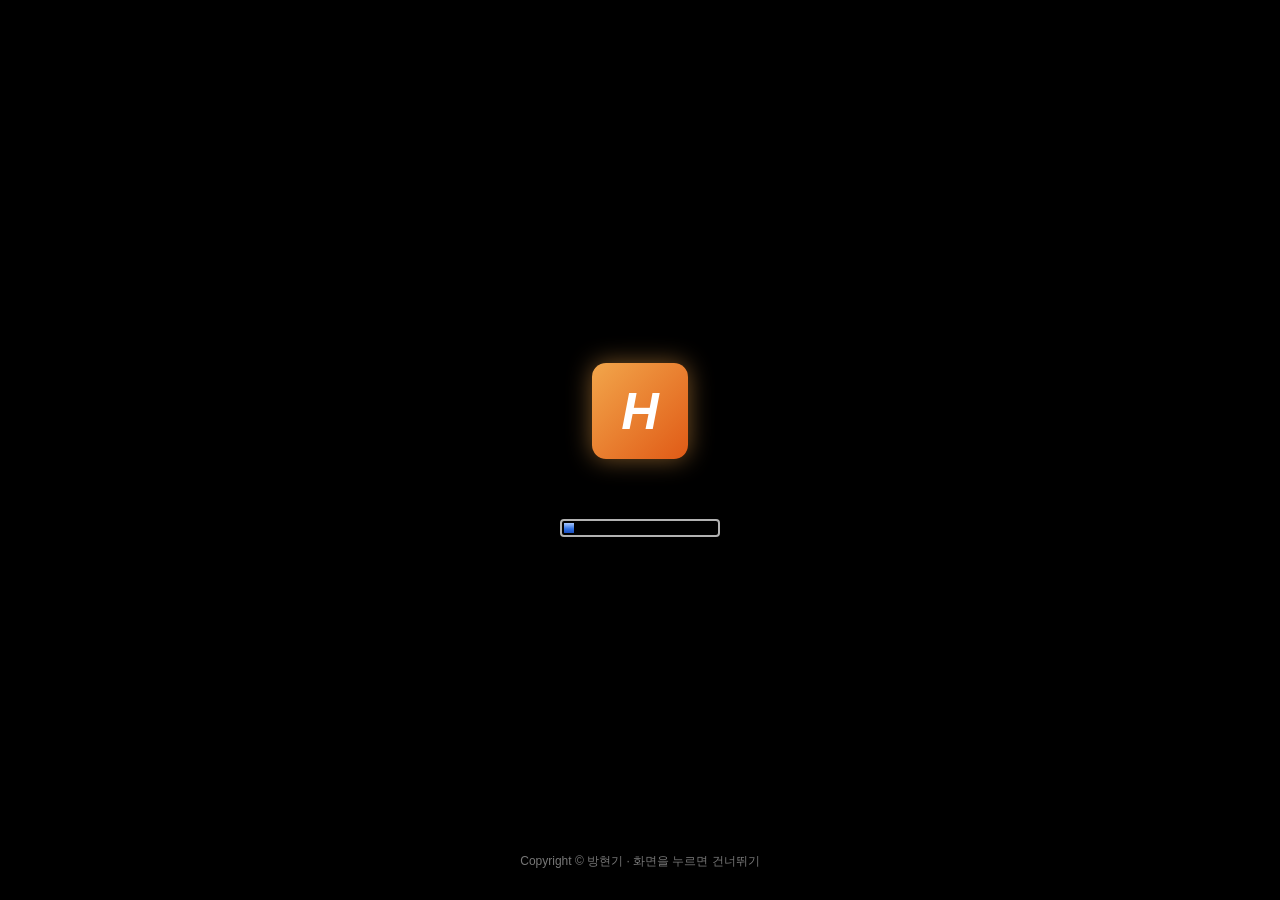
<file: index.html>
<!DOCTYPE html>
<html lang="ko">
<head>
  <meta charset="UTF-8">
  <meta name="viewport" content="width=device-width, initial-scale=1.0">
  <title>방현기의 컴퓨터</title>
  <style>
    * { box-sizing: border-box; margin: 0; padding: 0; }
    html, body { height: 100%; overflow: hidden; }
    body {
      font-family: "Tahoma", "Malgun Gothic", sans-serif;
      font-size: 13px;
      /* 바탕화면: 노을 그라데이션 + 언덕 */
      background:
        radial-gradient(ellipse 120% 40% at 30% 100%, #2f6b3a 60%, transparent 61%),
        radial-gradient(ellipse 100% 35% at 85% 100%, #3d8247 60%, transparent 61%),
        linear-gradient(#1b2a5c 0%, #6a4c93 45%, #f08a5d 80%, #f9c784 100%);
      user-select: none;
    }

    /* ---------- 바탕화면 아이콘 ---------- */
    #icons {
      position: absolute; top: 16px; left: 12px;
      display: flex; flex-direction: column; gap: 18px;
    }
    .icon {
      width: 80px; text-align: center; color: #fff; cursor: pointer;
      text-shadow: 1px 1px 2px #000;
    }
    .icon .img { font-size: 34px; }
    .icon:active .label, .icon.sel .label { background: #2f5fd0; }
    .icon .label { padding: 1px 3px; display: inline-block; margin-top: 2px; }

    /* ---------- 창 ---------- */
    .win {
      position: absolute; width: 360px; max-width: 92vw;
      background: #ece9d8;
      border: 3px solid #1f4fbf; border-top: none;
      border-radius: 8px 8px 0 0;
      box-shadow: 3px 4px 14px rgba(0,0,0,0.45);
      display: none;
    }
    .win.open { display: block; }
    .bar {
      height: 30px; padding: 0 4px 0 8px;
      display: flex; align-items: center; justify-content: space-between;
      color: #fff; font-weight: bold;
      background: linear-gradient(#4f8cf0 0%, #2a62d8 12%, #1f4fbf 80%, #1a44a8 100%);
      border-radius: 6px 6px 0 0; cursor: move;
      text-shadow: 1px 1px 1px #0b2a6b;
    }
    .win.inactive .bar { background: linear-gradient(#a6b9e8, #7d96d6); }
    .btns { display: flex; gap: 2px; }
    .btns span {
      width: 22px; height: 22px; border: 1px solid #fff; border-radius: 3px;
      display: flex; align-items: center; justify-content: center;
      font-size: 13px; cursor: pointer;
      background: linear-gradient(#5d95f5, #2a5fd6);
    }
    .btns .x { background: linear-gradient(#e8836a, #c8381c); }
    .body { padding: 14px; line-height: 1.6; background: #fff; margin: 4px; border: 1px solid #a5a28f; max-height: 60vh; overflow: auto; }
    .body h2 { font-size: 15px; margin-bottom: 6px; color: #1f4fbf; }
    .body ul { padding-left: 18px; }
    .tag { display: inline-block; background: #dfe8fb; border: 1px solid #9db4e6; padding: 2px 8px; border-radius: 10px; margin: 0 4px 6px 0; }
    .body a { color: #1f4fbf; }

    /* ---------- 게임 폴더 ---------- */
    #games { width: 480px; }
    .ggrid { display: grid; grid-template-columns: repeat(auto-fill, minmax(96px, 1fr)); gap: 10px; }
    .gicon { text-align: center; color: #000; text-decoration: none; padding: 6px 2px; border-radius: 3px; }
    .gicon .img { font-size: 34px; }
    .gicon:hover { background: #dfe8fb; outline: 1px solid #9db4e6; }
    .path { font-size: 12px; color: #555; border: 1px solid #a5a28f; background: #fff; padding: 2px 6px; margin: 4px 4px 0; }

    /* ---------- 창 크기 조절 ---------- */
    .bar, .grip { touch-action: none; }
    .grip { position: absolute; right: -3px; bottom: -3px; width: 18px; height: 18px; cursor: nwse-resize;
      background: linear-gradient(135deg, transparent 50%, #1f4fbf 50%); }

    /* ---------- 부팅 화면 ---------- */
    #boot {
      position: fixed; inset: 0; z-index: 200000;
      display: flex; flex-direction: column; align-items: center; justify-content: center;
      cursor: pointer;
    }
    #boot { background: #000; color: #fff; transition: opacity .4s; }
    .logo { display: flex; align-items: center; gap: 14px; }
    .logo .mark {
      width: 96px; height: 96px; border-radius: 14px;
      background: linear-gradient(135deg, #f2a64b, #e05a16);
      display: flex; align-items: center; justify-content: center;
      font: bold italic 52px Tahoma, sans-serif; color: #fff;
      box-shadow: 0 0 24px rgba(242,166,75,.5);
    }
    .logo .name { font: bold 40px "Franklin Gothic Medium", Tahoma, sans-serif; letter-spacing: 1px; }
    .logo .name small { font-size: 20px; color: #f2a64b; vertical-align: super; margin-left: 4px; }
    .loader {
      margin-top: 60px; width: 160px; height: 18px; padding: 2px;
      border: 2px solid #b2b2b2; border-radius: 4px; overflow: hidden; position: relative;
    }
    .loader i {
      position: absolute; top: 2px; width: 10px; height: 10px; border-radius: 1px;
      background: linear-gradient(#a8c8ff, #2f6fe0 60%, #1d4fbf);
      animation: slide 1.6s linear infinite;
    }
    .loader i:nth-child(2) { animation-delay: .1s; }
    .loader i:nth-child(3) { animation-delay: .2s; }
    @keyframes slide { from { left: -40px; } to { left: 170px; } }
    .boot-foot { position: absolute; bottom: 30px; color: #777; font-size: 12px; }


    /* ---------- 업데이트 내역 ---------- */
    #updates { width: 420px; }
    .upd { padding: 8px 0; border-bottom: 1px dashed #c9c6b5; }
    .upd .when { color: #888; font-size: 11px; }
    .upd b a { color: #000; text-decoration: none; }
    .upd b a:hover { color: #1f4fbf; text-decoration: underline; }
    .upd ul { margin-top: 4px; color: #333; }

    /* ---------- 방명록 ---------- */
    #guestbook { width: 520px; }
    #guestbook .body { max-height: 65vh; }
    .gb-tip { font-size: 12px; color: #555; background: #ffffe1; border: 1px solid #c9c38f; padding: 6px 8px; margin-bottom: 8px; }

    /* ---------- 작업표시줄 ---------- */
    #taskbar { z-index: 100000;
      position: absolute; bottom: 0; left: 0; right: 0; height: 36px;
      background: linear-gradient(#3b76e6 0%, #245edb 10%, #1d50c4 90%, #163f9e 100%);
      display: flex; align-items: center; gap: 6px; padding-right: 8px;
    }
    #start {
      height: 100%; padding: 0 20px 0 14px;
      background: linear-gradient(#f2a64b 0%, #e07b16 50%, #c25f05 100%);
      color: #fff; font-weight: bold; font-style: italic; font-size: 16px;
      border-radius: 0 14px 14px 0; cursor: pointer;
      display: flex; align-items: center; gap: 6px;
      text-shadow: 1px 1px 2px #6b3200;
    }
    #tasks { flex: 1; display: flex; gap: 4px; overflow: hidden; }
    .task {
      color: #fff; padding: 6px 10px; border-radius: 3px; cursor: pointer;
      background: #3c81f3; border: 1px solid #1a44a8; white-space: nowrap;
      max-width: 140px; overflow: hidden; text-overflow: ellipsis;
    }
    .task.active { background: #1e4fb8; box-shadow: inset 1px 1px 3px #0b2a6b; }
    #tray {
      height: 100%; display: flex; align-items: center; padding: 0 12px;
      background: linear-gradient(#18a0f0, #0d8ad6); color: #fff;
      border-left: 1px solid #0b5fa0;
    }

    /* ---------- 시작 메뉴 ---------- */
    #menu { z-index: 100001;
      position: absolute; bottom: 36px; left: 0; width: 240px;
      background: #fff; border: 2px solid #1f4fbf; border-radius: 8px 8px 0 0;
      display: none; overflow: hidden; box-shadow: 3px -2px 12px rgba(0,0,0,0.4);
    }
    #menu.open { display: block; }
    #menu .head {
      background: linear-gradient(#4f8cf0, #1f4fbf); color: #fff;
      padding: 12px; font-weight: bold; font-size: 15px;
    }
    #menu .item { padding: 9px 14px; cursor: pointer; display: flex; gap: 10px; }
    #menu .item:hover { background: #2f5fd0; color: #fff; }
    #menu .off { border-top: 1px solid #ccc; background: #f3f3f3; }

    /* ---------- 폰 세로 화면 ---------- */
    @media (max-width: 640px) {
      html, body { height: 100dvh; }
      body { font-size: 14px; }
      #icons { top: calc(10px + env(safe-area-inset-top)); left: 0; right: 0; padding: 0 6px;
        display: grid; grid-template-columns: repeat(4, 1fr); gap: 10px 4px; }
      .icon { width: auto; }
      .icon .img { font-size: 32px; }
      .icon .label { font-size: 12px; line-height: 1.3; }
      /* 창은 아이콘 아래에 화면 폭으로 (끌어서 옮기기 없음) */
      .win { left: 2vw !important; width: 96vw !important; max-width: 96vw; height: auto !important;
        top: calc(var(--iconsH, 190px) + 14px + env(safe-area-inset-top)) !important; }
      .win .body, #guestbook .body { max-height: calc(100dvh - var(--iconsH, 190px) - 36px - 90px - env(safe-area-inset-top)); }
      .bar { height: 36px; cursor: default; }
      .btns span { width: 30px; height: 30px; font-size: 15px; }
      .grip { display: none; }
      .ggrid { grid-template-columns: repeat(auto-fill, minmax(84px, 1fr)); }
      .path { font-size: 11px; }
      #taskbar { height: calc(40px + env(safe-area-inset-bottom)); padding-bottom: env(safe-area-inset-bottom); }
      #start { padding: 0 14px 0 10px; font-size: 15px; }
      #tasks { overflow-x: auto; scrollbar-width: none; }
      #tasks::-webkit-scrollbar { display: none; }
      .task { max-width: 110px; padding: 6px 8px; }
      #tray { padding: 0 8px; }
      #menu { bottom: calc(40px + env(safe-area-inset-bottom)); width: 72vw; }
      #menu .item { padding: 12px 14px; }
      .logo .mark { width: 80px; height: 80px; font-size: 44px; }
    }
  </style>
</head>
<body>

  <!-- 부팅 화면 (클릭하면 건너뛰기) -->
  <div id="boot">
    <div class="logo"><div class="mark">H</div></div>
    <div class="loader"><i></i><i></i><i></i></div>
    <div class="boot-foot">Copyright © 방현기 · 화면을 누르면 건너뛰기</div>
  </div>

  <!-- 바탕화면 아이콘 -->
  <div id="icons">
    <div class="icon" data-open="about"><div class="img">🧑‍💻</div><div class="label">내 소개</div></div>
    <div class="icon" data-open="skills"><div class="img">🛠️</div><div class="label">할 줄 아는 것</div></div>
    <div class="icon" data-open="games"><div class="img">📁</div><div class="label">게임</div></div>
    <a class="icon" href="apps/bus/" target="_blank" rel="noopener" style="text-decoration:none"><div class="img">🚌</div><div class="label">버스 플랜B</div></a>
    <div class="icon" data-open="projects"><div class="img">🎮</div><div class="label">프로젝트</div></div>
    <div class="icon" data-open="guestbook"><div class="img">📝</div><div class="label">방명록</div></div>
    <div class="icon" data-open="updates"><div class="img">📋</div><div class="label">업데이트 내역</div></div>
    <div class="icon" data-open="contact"><div class="img">✉️</div><div class="label">연락처</div></div>
  </div>

  <!-- ✏️ 창 안의 내용만 바꾸면 됨 -->
  <div class="win" id="about" data-title="내 소개" style="top:40px; left:110px;">
    <div class="bar"><span>🧑‍💻 내 소개</span><div class="btns"><span class="min">_</span><span class="x">✕</span></div></div>
    <div class="body">
      <h2>안녕하세요, 방현기입니다</h2>
      <br>
      <h2>관심사</h2>
      <span class="tag">게임</span><span class="tag">코딩</span>
    </div>
  </div>

  <div class="win" id="skills" data-title="할 줄 아는 것" style="top:90px; left:150px;">
    <div class="bar"><span>🛠️ 할 줄 아는 것</span><div class="btns"><span class="min">_</span><span class="x">✕</span></div></div>
    <div class="body">
      <h2>자격증</h2>
      <ul><li>자격증 이름</li></ul>
      <br>
      <h2>써본 프로그램</h2>
      <ul><li>프로그램 이름 (기초)</li><li>GitHub (지금 배우는 중!)</li></ul>
    </div>
  </div>

  <div class="win" id="projects" data-title="프로젝트" style="top:140px; left:190px;">
    <div class="bar"><span>🎮 프로젝트</span><div class="btns"><span class="min">_</span><span class="x">✕</span></div></div>
    <div class="body">
      <h2>이 사이트</h2>
      <p>GitHub Pages로 만든 첫 웹사이트.</p>
      <br>
      <h2>버스 플랜B (앱)</h2>
      <p>공공데이터포털 TAGO 버스 API로 만든 버스 도착 알리미. 내 주변 정류장, 도착 시간, 뛰면 탈 수 있는지, 놓치면 목적지까지 다른 버스 알려주기. 바탕화면의 <a href="apps/bus/" target="_blank">🚌 버스 플랜B</a>를 누르면 열려요. 폰에서 열고 "홈 화면에 추가"하면 앱처럼 쓸 수 있어요.</p>
      <br>
      <h2>만든 게임 4개</h2>
      <p>바탕화면의 <a href="#" onclick="openWin('games');return false;">📁 게임</a> 폴더에서 고르면 새 창으로 열려요.</p>
    </div>
  </div>

  <div class="win" id="games" data-title="게임" style="top:60px; left:130px;">
    <div class="bar"><span>📁 게임</span><div class="btns"><span class="min">_</span><span class="x">✕</span></div></div>
    <div class="path">주소: C:\방현기\게임 — 아이콘을 누르면 새 창으로 열려요</div>
    <div class="body">
      <div class="ggrid">
        <a class="gicon" href="games/blackout-gp/" target="_blank" rel="noopener"><div class="img">🏁</div><div>BLACKOUT GP</div></a>
        <a class="gicon" href="games/doodle-boat/" target="_blank" rel="noopener"><div class="img">🚤</div><div>낙서 보트</div></a>
        <a class="gicon" href="games/iron-breakwater/" target="_blank" rel="noopener"><div class="img">🌊</div><div>강철 방파제</div></a>
        <a class="gicon" href="games/rust-ring/" target="_blank" rel="noopener"><div class="img">🥊</div><div>RUST RING</div></a>
        <a class="gicon" href="games/iron-vector-3d/" target="_blank" rel="noopener"><div class="img">🦾</div><div>IRON VECTOR 3D</div></a>
      </div>
    </div>
  </div>

  <div class="win" id="guestbook" data-title="방명록" style="top:50px; left:200px;">
    <div class="bar"><span>📝 방명록 - 메모장</span><div class="btns"><span class="min">_</span><span class="x">✕</span></div></div>
    <div class="body">
      <div class="gb-tip">한마디 남겨주세요! 글을 쓰려면 GitHub 로그인이 필요해요. (읽기는 누구나 가능)</div>
      <div id="gb"></div>
    </div>
  </div>

  <div class="win" id="updates" data-title="업데이트 내역" style="top:70px; left:260px;">
    <div class="bar"><span>📋 업데이트 내역</span><div class="btns"><span class="min">_</span><span class="x">✕</span></div></div>
    <div class="body"><div id="updList">불러오는 중...</div></div>
  </div>

  <div class="win" id="contact" data-title="연락처" style="top:190px; left:230px;">
    <div class="bar"><span>✉️ 연락처</span><div class="btns"><span class="min">_</span><span class="x">✕</span></div></div>
    <div class="body">
      <p>GitHub: <a href="https://github.com/bang05123" target="_blank">github.com/bang05123</a></p>
    </div>
  </div>
  <!-- ✏️ 여기까지 -->

  <!-- 시작 메뉴 -->
  <div id="menu">
    <div class="head">방현기</div>
    <div class="item" data-open="about">🧑‍💻 내 소개</div>
    <div class="item" data-open="skills">🛠️ 할 줄 아는 것</div>
    <div class="item" data-open="games">📁 게임</div>
    <a class="item" href="apps/bus/" target="_blank" rel="noopener" style="color:inherit;text-decoration:none">🚌 버스 플랜B (앱)</a>
    <div class="item" data-open="projects">🎮 프로젝트</div>
    <div class="item" data-open="guestbook">📝 방명록</div>
    <div class="item" data-open="updates">📋 업데이트 내역</div>
    <div class="item" data-open="contact">✉️ 연락처</div>
    <div class="item off" id="closeAll">⏻ 모든 창 닫기</div>
  </div>

  <!-- 작업표시줄 -->
  <div id="taskbar">
    <div id="start">▶ 시작</div>
    <div id="tasks"></div>
    <div id="tray"><span id="clock"></span></div>
  </div>

  <script>
    let z = 10;
    const narrow = () => matchMedia("(max-width: 640px)").matches; // 폰 세로 화면
    function fitIcons() { const h = document.getElementById("icons").offsetHeight; document.documentElement.style.setProperty("--iconsH", h + "px"); } // 창이 아이콘 바로 아래 오게
    addEventListener("resize", fitIcons);
    if (matchMedia("(pointer: coarse)").matches) document.body.classList.add("touchdev");
    const tasks = document.getElementById("tasks");
    const menu = document.getElementById("menu");

    function focusWin(w) {
      document.querySelectorAll(".win").forEach(o => o.classList.add("inactive"));
      document.querySelectorAll(".task").forEach(t => t.classList.remove("active"));
      w.classList.remove("inactive");
      w.style.zIndex = ++z;
      const t = document.getElementById("task-" + w.id);
      if (t) t.classList.add("active");
    }

    function openWin(id) {
      const w = document.getElementById(id);
      w.classList.add("open");
      if (!document.getElementById("task-" + id)) {
        const t = document.createElement("div");
        t.className = "task"; t.id = "task-" + id;
        t.textContent = w.dataset.title;
        t.onclick = () => {
          if (!w.classList.contains("open")) { w.classList.add("open"); focusWin(w); }
          else if (w.classList.contains("inactive")) focusWin(w);
          else w.classList.remove("open");  // 다시 누르면 최소화
        };
        tasks.appendChild(t);
      }
      focusWin(w);
      menu.classList.remove("open");
    }

    function closeWin(w) {
      w.classList.remove("open");
      const t = document.getElementById("task-" + w.id);
      if (t) t.remove();
    }

    // 마우스/손가락 끌기 공통 함수
    function dragWith(e, onMove) {
      e.preventDefault();
      document.body.classList.add("dragging");
      const move = ev => onMove(ev);
      const up = () => {
        document.body.classList.remove("dragging");
        removeEventListener("pointermove", move); removeEventListener("pointerup", up);
      };
      addEventListener("pointermove", move);
      addEventListener("pointerup", up);
    }

    // 창 버튼, 드래그 연결
    function bindWin(w) {
      w.querySelector(".x").onclick = e => { e.stopPropagation(); closeWin(w); };
      w.querySelector(".min").onclick = e => { e.stopPropagation(); w.classList.remove("open"); };
      w.addEventListener("pointerdown", () => focusWin(w));
      const maxBtn = w.querySelector(".maxb");
      if (maxBtn) maxBtn.onclick = e => { e.stopPropagation(); w.classList.toggle("max"); };

      const bar = w.querySelector(".bar");
      bar.addEventListener("dblclick", () => { if (maxBtn) w.classList.toggle("max"); });
      bar.addEventListener("pointerdown", e => {
        if (e.target.closest(".btns") || w.classList.contains("max") || narrow()) return;
        const sx = e.clientX - w.offsetLeft, sy = e.clientY - w.offsetTop;
        dragWith(e, ev => {
          w.style.left = Math.max(0, ev.clientX - sx) + "px";
          w.style.top = Math.max(0, ev.clientY - sy) + "px";
        });
      });

      const grip = w.querySelector(".grip");
      if (grip) grip.addEventListener("pointerdown", e => {
        e.stopPropagation(); focusWin(w);
        const sx = e.clientX, sy = e.clientY, sw = w.offsetWidth, sh = w.offsetHeight;
        dragWith(e, ev => {
          w.style.width = Math.max(320, sw + ev.clientX - sx) + "px";
          w.style.height = Math.max(240, sh + ev.clientY - sy) + "px";
        });
      });
    }

    // 게임은 새 창(탭)에서 열림: 링크의 target="_blank"가 처리


    // 아이콘·메뉴 클릭으로 창 열기 (폰에서도 한 번 탭으로 열림)
    document.querySelectorAll("[data-open]").forEach(el => {
      el.onclick = () => openWin(el.dataset.open);
    });

    // 처음부터 있는 창들 연결
    document.querySelectorAll(".win").forEach(bindWin);

    // 시작 메뉴
    document.getElementById("start").onclick = e => { e.stopPropagation(); menu.classList.toggle("open"); };
    document.body.addEventListener("click", e => { if (!e.target.closest("#menu")) menu.classList.remove("open"); });
    document.getElementById("closeAll").onclick = () => {
      document.querySelectorAll(".win.open").forEach(closeWin);
      menu.classList.remove("open");
    };

    // 시계
    function tick() {
      const d = new Date();
      document.getElementById("clock").textContent =
        d.toLocaleTimeString("ko-KR", { hour: "numeric", minute: "2-digit" });
    }
    tick(); setInterval(tick, 10000);
    fitIcons();

    // ===== 업데이트 내역: 깃허브 이슈 중 '업데이트' 라벨 붙은 것 =====
    const REPO = "bang05123/bang7740";
    let updLoaded = false;
    function esc(t) { return t.replace(/[&<>"]/g, c => ({ "&": "&amp;", "<": "&lt;", ">": "&gt;", '"': "&quot;" }[c])); }
    function loadUpdates() {
      if (updLoaded) return; updLoaded = true;
      const box = document.getElementById("updList");
      fetch("https://api.github.com/repos/" + REPO + "/issues?state=closed&per_page=50")
        .then(r => r.json())
        .then(list => {
          const ups = list.filter(i => !i.pull_request && i.labels.some(l => l.name === "업데이트"));
          if (!ups.length) { box.textContent = "아직 업데이트 기록이 없어요."; return; }
          box.innerHTML = ups.map(i => {
            const d = new Date(i.closed_at || i.created_at).toLocaleDateString("ko-KR");
            // 본문의 '바꾼 것' 아래 첫 단계 항목만 보여주기
            const body = i.body || "", sec = body.includes("## 바꾼 것") ? body.split("## 바꾼 것")[1] : body; // 섹션이 없으면 본문 항목 그대로
            const lines = sec.split("##")[0].split("\n").filter(l => /^- /.test(l))
              .map(l => "<li>" + esc(l.slice(2).replace(/\*\*|`/g, "")) + "</li>").join("");
            return '<div class="upd"><div class="when">#' + i.number + " · " + d + "</div>" +
              '<b><a href="' + i.html_url + '" target="_blank">' + esc(i.title) + "</a></b>" +
              (lines ? "<ul>" + lines + "</ul>" : "") + "</div>";
          }).join("");
        })
        .catch(() => { box.textContent = "불러오지 못했어요. 잠시 후 다시 열어주세요."; updLoaded = false; });
    }

    // ===== 방명록: utterances (깃허브 이슈 댓글) =====
    let gbLoaded = false;
    function loadGuestbook() {
      if (gbLoaded) return; gbLoaded = true;
      const sc = document.createElement("script");
      sc.src = "https://utteranc.es/client.js";
      sc.setAttribute("repo", REPO);
      sc.setAttribute("issue-term", "방명록");
      sc.setAttribute("label", "방명록");
      sc.setAttribute("theme", "github-light");
      sc.crossOrigin = "anonymous"; sc.async = true;
      document.getElementById("gb").appendChild(sc);
    }

    // 창이 처음 열릴 때 내용 불러오기
    const _openWin = openWin;
    openWin = function (id) {
      if (id === "updates") loadUpdates();
      if (id === "guestbook") loadGuestbook();
      _openWin(id);
    };
    document.querySelectorAll("[data-open]").forEach(el => {
      el.onclick = () => openWin(el.dataset.open);
    });

    // ===== 부팅 화면 → 바탕화면 =====
    const boot = document.getElementById("boot");
    let booted = false;
    function finishBoot() {
      if (booted) return; booted = true;
      boot.remove();
      openWin("about");
    }
    function fadeBoot() {
      if (booted) return;
      boot.style.opacity = 0;          // 로딩 화면이 서서히 사라지고 바탕화면
      setTimeout(finishBoot, 400);
    }
    boot.onclick = finishBoot;
    let seen = false;
    try { seen = sessionStorage.getItem("booted") === "1"; sessionStorage.setItem("booted", "1"); } catch (e) {}
    if (seen) finishBoot();       // 같은 탭에서 새로고침하면 바로 바탕화면
    else setTimeout(fadeBoot, 3000);
  </script>
</body>
</html>
</file>
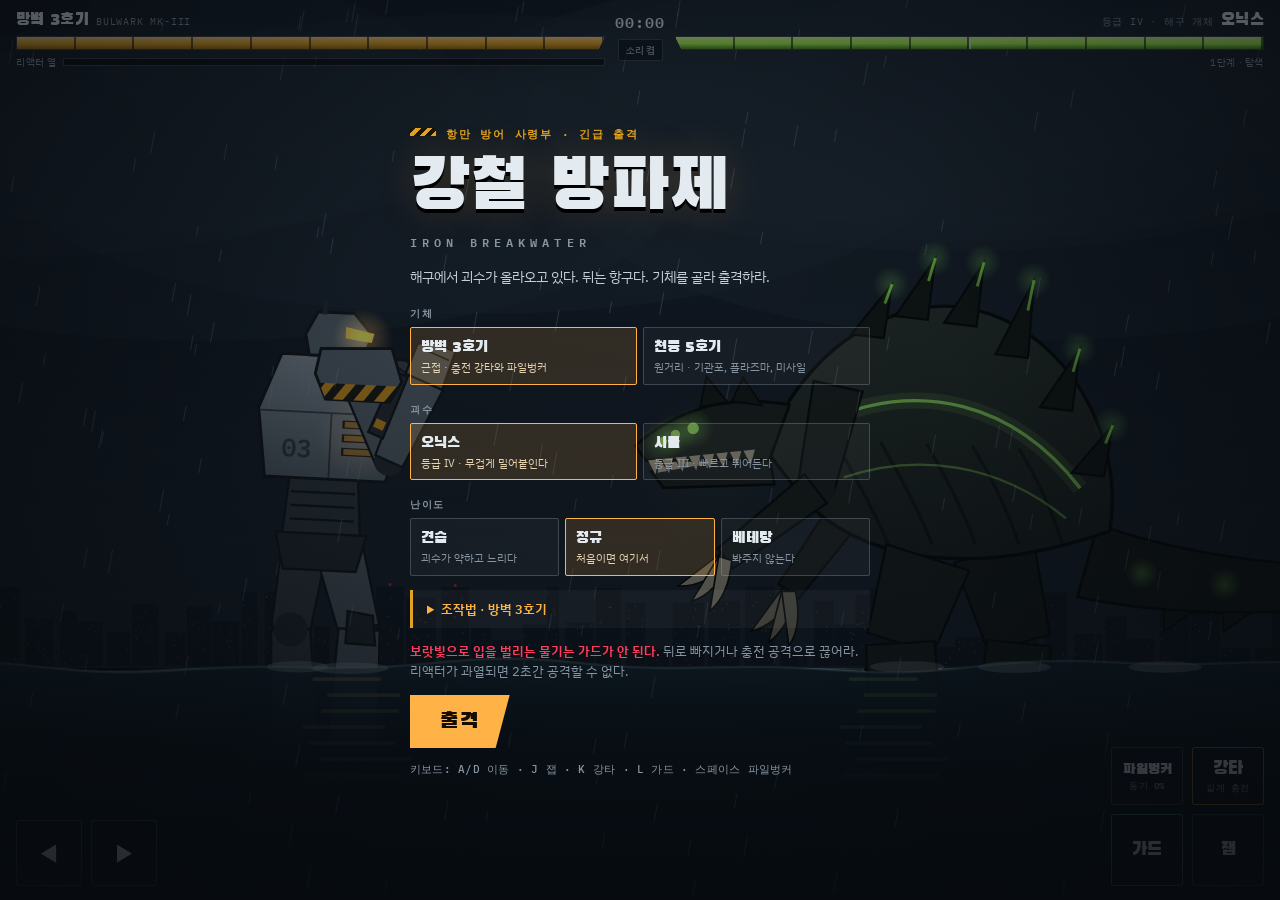
<file: games/iron-breakwater/index.html>
<!doctype html><html><head><meta charset=utf8><meta name=viewport content="width=device-width,initial-scale=1,viewport-fit=cover"><style>:root{color-scheme:light;box-sizing:border-box;padding-top:env(safe-area-inset-top,0px);padding-bottom:env(safe-area-inset-bottom,0px)}html{scroll-padding-top:env(safe-area-inset-top,0px)}body{margin:0;padding:0;font:14px -apple-system,BlinkMacSystemFont,sans-serif;background:#fff;color:#000}img{max-width:100%}[hidden]:not([hidden=until-found i]){display:none!important}</style></head><body>
<title>강철 방파제</title>
<meta name="claude:viewport-fit-sides" content="cover">
<link rel="preconnect" href="https://fonts.googleapis.com">
<link rel="preconnect" href="https://fonts.gstatic.com" crossorigin>
<link rel="stylesheet" href="https://fonts.googleapis.com/css2?family=Black+Han+Sans&family=IBM+Plex+Mono:wght@500;600&family=IBM+Plex+Sans+KR:wght@400;600&display=swap">
<style>
/* 레이아웃: 화면 전체가 폭풍우 치는 밤바다 캔버스, 위엔 계기판 HUD, 아래엔 조종 패드 */
:root{
  --ink:#070b10;
  --panel:rgba(10,16,22,.62);
  --line:rgba(160,180,196,.28);
  --fg:#e4ebf0;
  --dim:#8795a2;
  --amber:#ffb347;
  --hazard:#e1a21f;
  --acid:#a8ff4f;
  --alert:#ff3d5e;
  --display:"Black Han Sans","IBM Plex Sans KR","Apple SD Gothic Neo","Malgun Gothic",sans-serif;
  --body:"IBM Plex Sans KR","Apple SD Gothic Neo","Malgun Gothic",system-ui,sans-serif;
  --mono:"IBM Plex Mono",ui-monospace,Menlo,monospace;
  color-scheme:dark;
}
[hidden]{display:none!important}
html,body{height:100%;margin:0;background:var(--ink);color:var(--fg);overflow:hidden;font-family:var(--body)}
#app{position:fixed;inset:0;overflow:hidden;background:var(--ink);touch-action:none;-webkit-user-select:none;user-select:none;-webkit-touch-callout:none}
canvas{position:absolute;inset:0;display:block}

/* HUD */
#hud{position:absolute;left:0;right:0;top:0;display:grid;grid-template-columns:1fr auto 1fr;gap:10px;align-items:start;
  padding-top:calc(10px + env(safe-area-inset-top,0px));
  padding-left:max(16px,env(safe-area-inset-left,0px));padding-right:max(16px,env(safe-area-inset-right,0px));
  pointer-events:none}
.side{min-width:0;display:grid;gap:5px}
.tag{display:flex;align-items:baseline;gap:7px;min-width:0;white-space:nowrap;overflow:hidden}
.tag b{font-family:var(--display);font-weight:400;font-size:17px;letter-spacing:.02em}
.tag span{font-family:var(--mono);font-size:10px;color:var(--dim);letter-spacing:.08em;text-overflow:ellipsis;overflow:hidden}
.foe .tag{justify-content:flex-end}
.bar{position:relative;height:12px;background:rgba(0,0,0,.55);border:1px solid var(--line);overflow:hidden;
  clip-path:polygon(0 0,100% 0,calc(100% - 7px) 100%,0 100%)}
.foe .bar{clip-path:polygon(0 0,100% 0,100% 100%,7px 100%)}
.bar i,.bar u{position:absolute;inset:0;transform-origin:left center;display:block}
.foe .bar i,.foe .bar u{transform-origin:right center}
.bar u{background:#f4f0e6;opacity:.75}
.me .hp i{background:linear-gradient(180deg,#ffd27f,var(--hazard) 60%,#9c6a0c)}
.foe .hp i{background:linear-gradient(180deg,#d6ff9a,var(--acid) 55%,#4f8a1d)}
.foe.cyan .hp i{background:linear-gradient(180deg,#c9f6ff,#4fd8ff 55%,#14708c)}
.bar.hp::after{content:"";position:absolute;inset:0;background:repeating-linear-gradient(90deg,transparent 0 calc(10% - 2px),rgba(0,0,0,.55) calc(10% - 2px) 10%)}
.mark{position:absolute;top:-2px;bottom:-2px;left:50%;width:2px;background:var(--fg);opacity:.7;z-index:2}
.sub{display:flex;align-items:center;gap:6px;font-size:10px;color:var(--dim);letter-spacing:.06em;white-space:nowrap}
.foe .sub{justify-content:flex-end}
.heat{flex:1;height:6px;clip-path:none}
.heat i{background:linear-gradient(90deg,#4aa3c7,var(--amber) 60%,var(--alert))}
.heat.over{border-color:var(--alert);animation:blink .3s steps(2) infinite}
#kPhase.p2{color:var(--acid);font-weight:600}
.cyan #kPhase.p2{color:#7fe8ff}
.mid{display:grid;justify-items:center;gap:4px;pointer-events:auto}
#clock{font-family:var(--mono);font-weight:600;font-size:15px;font-variant-numeric:tabular-nums;letter-spacing:.06em}
.mini{font:600 10px var(--body);color:var(--dim);background:var(--panel);border:1px solid var(--line);padding:3px 7px;border-radius:2px;cursor:pointer}
.mini:focus-visible,button:focus-visible,summary:focus-visible{outline:2px solid var(--amber);outline-offset:2px}

/* 조종 패드 */
#controls{position:absolute;left:0;right:0;bottom:0;display:flex;justify-content:space-between;align-items:flex-end;gap:12px;
  padding-left:max(16px,env(safe-area-inset-left,0px));padding-right:max(16px,env(safe-area-inset-right,0px));
  padding-bottom:calc(14px + env(safe-area-inset-bottom,0px));pointer-events:none}
.pad{pointer-events:auto;display:grid;gap:9px}
.move{grid-template-columns:repeat(2,66px)}
.act{grid-template-columns:repeat(2,72px);grid-template-rows:58px 72px}
.pad button{position:relative;overflow:hidden;border:1.5px solid var(--line);background:var(--panel);color:var(--fg);
  font-family:var(--display);font-size:18px;display:grid;place-items:center;align-content:center;gap:1px;padding:0;
  border-radius:3px;touch-action:none;cursor:pointer;-webkit-tap-highlight-color:transparent;transition:background .08s,transform .08s}
.move button{height:66px;font-size:22px}
.pad button small{font:500 9px var(--mono);color:var(--dim);letter-spacing:.06em}
.pad button.on{background:rgba(255,179,71,.28);border-color:var(--amber);transform:scale(.95)}
.pad .hv{border-color:rgba(225,162,31,.6)}
.pad .gd{border-color:rgba(110,170,200,.55)}
.pad .sp i{position:absolute;left:0;right:0;bottom:0;height:100%;background:rgba(255,179,71,.22);transform-origin:bottom;transform:scaleY(0)}
.pad .sp span,.pad .sp small{position:relative}
.pad .sp{font-size:15px}
.pad .sp.ready{border-color:var(--amber);animation:pulse 1s ease-in-out infinite}
.pad .sp.ready small{color:var(--amber)}
@keyframes pulse{50%{box-shadow:0 0 0 3px rgba(255,179,71,.35),inset 0 0 18px rgba(255,179,71,.35)}}
@keyframes blink{50%{opacity:.4}}

/* 알림 배너 */
#banner{position:absolute;left:0;right:0;top:28%;text-align:center;pointer-events:none;opacity:0;transform:scale(1.15);transition:opacity .25s,transform .25s;
  padding-left:max(16px,env(safe-area-inset-left,0px));padding-right:max(16px,env(safe-area-inset-right,0px))}
#banner.show{opacity:1;transform:none}
#banner b{display:block;font-family:var(--display);font-weight:400;font-size:clamp(26px,7vw,46px);letter-spacing:.03em;text-shadow:0 3px 0 rgba(0,0,0,.6)}
#banner span{display:inline-block;margin-top:6px;font:600 11px var(--mono);letter-spacing:.14em;background:var(--hazard);color:#140e02;padding:3px 8px}
#banner.bad b{color:var(--alert)}
#banner.acid b{color:var(--acid)}
#banner.cyan b{color:#7fe8ff}

/* 시작 / 결과 화면 */
.overlay{position:absolute;inset:0;display:grid;overflow-y:auto;
  background:radial-gradient(120% 80% at 50% 30%,rgba(7,11,16,.35),rgba(7,11,16,.92));
  padding-top:calc(20px + env(safe-area-inset-top,0px));padding-bottom:calc(20px + env(safe-area-inset-bottom,0px));
  padding-left:max(16px,env(safe-area-inset-left,0px));padding-right:max(16px,env(safe-area-inset-right,0px));touch-action:pan-y}
.card{width:min(460px,100%);display:grid;gap:14px;margin:auto}
.eyebrow{font:600 11px var(--mono);letter-spacing:.16em;color:var(--hazard);display:flex;gap:10px;align-items:center}
.eyebrow::before{content:"";width:26px;height:8px;background:repeating-linear-gradient(-45deg,var(--hazard) 0 4px,#1a1406 4px 8px)}
h1{margin:0;font-family:var(--display);font-weight:400;font-size:clamp(44px,13vw,70px);line-height:.95;letter-spacing:.01em;text-wrap:balance;
  text-shadow:0 4px 0 #000,0 0 40px rgba(255,179,71,.18)}
h1 small{display:block;font:600 12px var(--mono);letter-spacing:.42em;color:var(--dim);margin-top:10px;text-shadow:none}
.brief{margin:0;font-size:14px;line-height:1.6;color:#c3ced6;max-width:62ch}
.pick{display:grid;gap:6px}
.pick>span{font:600 10px var(--mono);letter-spacing:.16em;color:var(--dim)}
.opts{display:grid;grid-template-columns:repeat(2,minmax(0,1fr));gap:6px}
.opts.three{grid-template-columns:repeat(3,minmax(0,1fr))}
.opts button{display:grid;gap:3px;text-align:left;align-content:start;padding:9px 10px;background:rgba(255,255,255,.035);border:1.5px solid var(--line);color:var(--fg);cursor:pointer;border-radius:2px;font-family:var(--display);font-size:16px;min-width:0}
.opts button small{font:400 11px var(--body);color:var(--dim);line-height:1.35}
.opts button[aria-pressed="true"]{border-color:var(--amber);background:rgba(255,179,71,.14)}
.opts button[aria-pressed="true"] small{color:#e6d3b0}
details.keysbox{border-left:3px solid var(--hazard);background:rgba(255,255,255,.035);padding:10px 14px}
details.keysbox summary{cursor:pointer;font:600 13px var(--body);color:var(--amber)}
.keys{display:grid;grid-template-columns:auto 1fr;gap:6px 14px;font-size:13px;line-height:1.45;margin:10px 0 0}
.keys dt{font-family:var(--display);font-size:14px;color:var(--amber);white-space:nowrap}
.keys dd{margin:0;color:#c3ced6}
.tip{font-size:12.5px;color:var(--dim);margin:0;line-height:1.55}
.tip b{color:var(--alert);font-weight:600}
.go{justify-self:start;font-family:var(--display);font-size:22px;color:#140e02;background:var(--amber);border:0;padding:13px 30px 12px;cursor:pointer;
  clip-path:polygon(0 0,100% 0,calc(100% - 14px) 100%,0 100%);letter-spacing:.06em}
.go:active{transform:translateY(1px)}
.pc{font:500 11px var(--mono);color:var(--dim);margin:0;letter-spacing:.02em}
.stats{display:grid;grid-template-columns:repeat(2,minmax(0,1fr));gap:1px;background:var(--line);border:1px solid var(--line)}
.stats div{background:rgba(8,12,17,.9);padding:10px 12px;display:grid;gap:2px}
.stats span{font-size:11px;color:var(--dim)}
.stats b{font:600 22px var(--mono);font-variant-numeric:tabular-nums}
#resTitle.win{color:var(--amber)}
#resTitle.lose{color:var(--alert)}
.btns{display:flex;gap:10px;flex-wrap:wrap;align-items:center}
.ghostbtn{font:600 13px var(--body);color:var(--fg);background:none;border:1.5px solid var(--line);padding:11px 16px;cursor:pointer}
@media (orientation:landscape) and (max-height:500px){
  .act{grid-template-rows:52px 64px;grid-template-columns:repeat(2,66px)}
  .move button{height:60px}
  #banner{top:22%}
}
@media (prefers-reduced-motion:reduce){.pad .sp.ready{animation:none}#banner{transition:none}}
</style>

<div id="app">
  <canvas id="cv" aria-label="거대 로봇과 괴수가 싸우는 전장"></canvas>

  <div id="hud">
    <div class="side me">
      <div class="tag"><b id="mName">방벽 3호기</b><span id="mCode">BULWARK MK-III</span></div>
      <div class="bar hp"><u id="pGhost"></u><i id="pHp"></i></div>
      <div class="sub">리액터 열<div class="bar heat" id="heatBar"><i id="pHeat"></i></div></div>
    </div>
    <div class="mid">
      <div id="clock">00:00</div>
      <button class="mini" id="mute" type="button">소리 켬</button>
    </div>
    <div class="side foe" id="foeSide">
      <div class="tag"><span id="kGrade">등급 IV · 해구 개체</span><b id="kName">오닉스</b></div>
      <div class="bar hp"><u id="kGhost"></u><i id="kHp"></i><em class="mark"></em></div>
      <div class="sub"><span id="kPhase">1단계 · 탐색</span></div>
    </div>
  </div>

  <div id="banner"><b id="bnT"></b><span id="bnS"></span></div>

  <div id="controls">
    <div class="pad move">
      <button type="button" data-k="left" aria-label="뒤로 이동">◀</button>
      <button type="button" data-k="right" aria-label="앞으로 이동">▶</button>
    </div>
    <div class="pad act">
      <button type="button" data-k="special" class="sp" id="bSp"><i id="spFill"></i><span id="spName">파일벙커</span><small id="spTxt">동기 0%</small></button>
      <button type="button" data-k="heavy" class="hv"><span id="hvName">강타</span><small>길게 충전</small></button>
      <button type="button" data-k="guard" class="gd"><span>가드</span></button>
      <button type="button" data-k="jab"><span id="jbName">잽</span><small id="jbSub"></small></button>
    </div>
  </div>

  <div class="overlay" id="title">
    <div class="card">
      <div class="eyebrow">항만 방어 사령부 · 긴급 출격</div>
      <h1>강철 방파제<small>IRON BREAKWATER</small></h1>
      <p class="brief">해구에서 괴수가 올라오고 있다. 뒤는 항구다. 기체를 골라 출격하라.</p>
      <div class="pick"><span>기체</span>
        <div class="opts" id="pickM">
          <button type="button" data-v="bulwark" aria-pressed="true">방벽 3호기<small>근접 · 충전 강타와 파일벙커</small></button>
          <button type="button" data-v="thunder" aria-pressed="false">천둥 5호기<small>원거리 · 기관포, 플라즈마, 미사일</small></button>
        </div>
      </div>
      <div class="pick"><span>괴수</span>
        <div class="opts" id="pickK">
          <button type="button" data-v="onyx" aria-pressed="true">오닉스<small>등급 IV · 무겁게 밀어붙인다</small></button>
          <button type="button" data-v="sickle" aria-pressed="false">시클<small>등급 III · 빠르고 뛰어든다</small></button>
        </div>
      </div>
      <div class="pick"><span>난이도</span>
        <div class="opts three" id="pickD">
          <button type="button" data-v="easy" aria-pressed="false">견습<small>괴수가 약하고 느리다</small></button>
          <button type="button" data-v="normal" aria-pressed="true">정규<small>처음이면 여기서</small></button>
          <button type="button" data-v="hard" aria-pressed="false">베테랑<small>봐주지 않는다</small></button>
        </div>
      </div>
      <details class="keysbox"><summary id="keysSum">조작법 · 방벽 3호기</summary><dl class="keys" id="keys"></dl></details>
      <p class="tip" id="tip"></p>
      <button class="go" id="start" type="button">출격</button>
      <p class="pc" id="pcKeys">키보드: A/D 이동 · J 잽 · K 강타 · L 가드 · 스페이스 필살기</p>
      <p class="pc" id="bestLine" hidden></p>
    </div>
  </div>

  <div class="overlay" id="result" hidden>
    <div class="card">
      <div class="eyebrow" id="resEye">작전 보고</div>
      <h1 id="resTitle">격퇴 성공</h1>
      <p class="brief" id="resText"></p>
      <div class="stats">
        <div><span>작전 시간</span><b id="sTime">0:00</b></div>
        <div><span>명중</span><b id="sHits">0</b></div>
        <div><span>막아낸 공격</span><b id="sBlock">0</b></div>
        <div><span>받은 피해</span><b id="sTaken">0</b></div>
      </div>
      <div class="btns"><button class="go" id="again" type="button">재출격</button><button class="ghostbtn" id="toTitle" type="button">기체·괴수 바꾸기</button></div>
    </div>
  </div>
</div>

<script>
(()=>{
'use strict';
const TAU=Math.PI*2;
const clamp=(v,a,b)=>v<a?a:v>b?b:v;
const rnd=(a,b)=>a+Math.random()*(b-a);
const approach=(v,t,s)=>v<t?Math.min(t,v+s):Math.max(t,v-s);
const reduced=window.matchMedia&&matchMedia('(prefers-reduced-motion: reduce)').matches;
const $=id=>document.getElementById(id);
const store={get(k){try{return localStorage.getItem(k);}catch(e){return null;}},set(k,v){try{localStorage.setItem(k,v);}catch(e){}}};

/* ================= 소리 ================= */
const A={ctx:null,master:null,on:true,nb:null,
  init(){
    if(this.ctx){this.ctx.resume&&this.ctx.resume();return;}
    const C=window.AudioContext||window.webkitAudioContext; if(!C) return;
    try{
      const ctx=new C(); this.ctx=ctx;
      const comp=ctx.createDynamicsCompressor(); comp.threshold.value=-16; comp.ratio.value=5;
      this.master=ctx.createGain(); this.master.gain.value=this.on?.9:0; this.master.connect(comp); comp.connect(ctx.destination);
      const len=ctx.sampleRate*2, b=ctx.createBuffer(1,len,ctx.sampleRate), d=b.getChannelData(0);
      for(let i=0;i<len;i++) d[i]=Math.random()*2-1; this.nb=b;
      const bed=(type,f,q,v)=>{const s=ctx.createBufferSource();s.buffer=b;s.loop=true;const fl=ctx.createBiquadFilter();fl.type=type;fl.frequency.value=f;fl.Q.value=q;const g=ctx.createGain();g.gain.value=v;s.connect(fl).connect(g).connect(this.master);s.start();};
      bed('bandpass',2800,.4,.045); bed('lowpass',260,.6,.07);
    }catch(e){this.ctx=null;}
  },
  setOn(v){this.on=v; if(this.master) this.master.gain.value=v?.9:0;},
  noise(dur,type,freq,q,vol,att=.003,when=0){
    const c=this.ctx; if(!c) return null; const t=c.currentTime+when;
    const s=c.createBufferSource(); s.buffer=this.nb; const f=c.createBiquadFilter(); f.type=type; f.frequency.setValueAtTime(freq,t); f.Q.value=q;
    const g=c.createGain(); g.gain.setValueAtTime(.0001,t); g.gain.exponentialRampToValueAtTime(vol,t+att); g.gain.exponentialRampToValueAtTime(.0001,t+dur);
    s.connect(f).connect(g).connect(this.master); s.start(t,Math.random()*1.5); s.stop(t+dur+.05); return f;
  },
  tone(type,f0,f1,dur,vol,when=0){
    const c=this.ctx; if(!c) return; const t=c.currentTime+when;
    const o=c.createOscillator(); o.type=type; o.frequency.setValueAtTime(f0,t); o.frequency.exponentialRampToValueAtTime(Math.max(1,f1),t+dur);
    const g=c.createGain(); g.gain.setValueAtTime(.0001,t); g.gain.exponentialRampToValueAtTime(vol,t+.01); g.gain.exponentialRampToValueAtTime(.0001,t+dur);
    o.connect(g).connect(this.master); o.start(t); o.stop(t+dur+.05);
  },
  thud(p=1){this.tone('sine',120,30,.25+.45*p,.95*p); this.noise(.2+.35*p,'lowpass',420,.7,.55*p);},
  step(p=.4){this.tone('sine',70,34,.32,.5*p); this.noise(.25,'lowpass',300,.6,.3*p);},
  clank(p=1){this.tone('square',230,150,.12,.1*p); this.tone('triangle',700,540,.3,.14*p); this.noise(.2,'highpass',2600,.5,.22*p);},
  whoosh(p=1){const f=this.noise(.32,'bandpass',380,1.4,.28*p,.09); if(f) f.frequency.exponentialRampToValueAtTime(1700,this.ctx.currentTime+.3);},
  servo(d=.3,p=1){this.tone('sawtooth',62,150,d,.05*p);},
  hiss(d=1.4){this.noise(d,'highpass',2800,.3,.16,.05);},
  squelch(p=1){this.noise(.25,'bandpass',600,2.5,.4*p,.005); this.tone('sine',300,90,.2,.2*p);},
  thunder(){this.noise(2.6,'lowpass',170,.5,.75,.06,rnd(.3,1.1));},
  shot(){this.tone('square',170,55,.09,.16); this.noise(.14,'bandpass',900,.8,.38,.002); this.tone('sine',90,40,.12,.3);},
  boom(p=1){this.tone('sine',95,26,.35+.5*p,.85*p); this.noise(.4+.5*p,'lowpass',700,.6,.6*p,.005);},
  plasma(c=1){this.tone('sawtooth',520,70,.5,.16+.1*c); this.noise(.6,'bandpass',320,1,.5,.01); this.tone('sine',85,24,.9,.9);},
  zap(){this.noise(.55,'highpass',3000,.5,.38,.005); this.tone('square',95,38,.45,.16); this.tone('sawtooth',1500,180,.35,.07);},
  roar(d=1.6,p=1,pitch=1){
    const c=this.ctx; if(!c) return; const t=c.currentTime;
    const lp=c.createBiquadFilter(); lp.type='lowpass'; lp.frequency.setValueAtTime(280*pitch,t); lp.frequency.linearRampToValueAtTime(950*pitch,t+d*.3); lp.frequency.linearRampToValueAtTime(220*pitch,t+d);
    const g=c.createGain(); g.gain.setValueAtTime(.0001,t); g.gain.exponentialRampToValueAtTime(.45*p,t+.15); g.gain.setValueAtTime(.45*p,t+d*.6); g.gain.exponentialRampToValueAtTime(.0001,t+d);
    lp.connect(g).connect(this.master);
    [58,87,44].forEach((fr0,i)=>{const fr=fr0*pitch;const o=c.createOscillator();o.type='sawtooth';o.frequency.setValueAtTime(fr,t);o.frequency.linearRampToValueAtTime(fr*1.35,t+d*.3);o.frequency.linearRampToValueAtTime(fr*.75,t+d);
      const l=c.createOscillator();l.frequency.value=6+i*3;const lg=c.createGain();lg.gain.value=fr*.07;l.connect(lg).connect(o.frequency);o.connect(lp);o.start(t);l.start(t);o.stop(t+d+.05);l.stop(t+d+.05);});
    this.noise(d,'bandpass',480*pitch,.8,.3*p,.1);
  }
};
function buzz(ms){try{navigator.vibrate&&navigator.vibrate(ms);}catch(e){}}

/* ================= 기체 · 괴수 · 난이도 ================= */
const MECHS={
  bulwark:{id:'bulwark',name:'방벽 3호기',code:'BULWARK MK-III',num:'03',hp:100,speed:105,ranged:false,
    btn:{jab:'잽',jabSub:'',heavy:'강타',sp:'파일벙커'},
    atk:{jab:{w:.42,a:.1,r:.6,heat:12},heavy:{w:.34,a:.12,r:.95,heat:22},special:{w:.95,a:.16,r:1.15,heat:0}},
    pal:{hull:'#5b6873',hi:'#8a98a4',back:'#3a444d',haz:'#d99a1e',eye:'#ffb347',eyeGlow:'rgba(255,180,70,A)'},
    rest:{a1:1.15,a2:-2.35,b1:1.25,b2:-2.2,lean:.05,spike:0,crouch:.25,tw:0,stride:6,pod:0},
    keys:[['◀ ▶','이동. 무겁다. 미리 움직여라.'],['잽','빠른 견제. 열이 적게 오른다.'],['강타','길게 눌러 충전, 떼면 발사. 반 이상 충전하면 괴수의 공격 준비를 끊는다.'],['가드','누르는 동안 피해 80% 감소. 막을 때마다 리액터 열이 오른다.'],['파일벙커','동기율 100%에서 사용. 공격을 맞히고 막아낼수록 찬다.']],
    pcKeys:'키보드: A/D 이동 · J 잽 · K 강타 · L 가드 · 스페이스 파일벙커'},
  thunder:{id:'thunder',name:'천둥 5호기',code:'THUNDERHEAD',num:'05',hp:85,speed:118,ranged:true,
    btn:{jab:'기관포',jabSub:'3연사',heavy:'플라즈마',sp:'미사일'},
    atk:{jab:{w:.26,a:.38,r:.42,heat:13},heavy:{w:.2,a:.12,r:.9,heat:24},special:{w:.7,a:.7,r:.8,heat:0}},
    pal:{hull:'#6d3d38',hi:'#a8665d',back:'#45292b',haz:'#e6dcc4',eye:'#7fe8ff',eyeGlow:'rgba(120,230,255,A)'},
    rest:{a1:.25,a2:-.4,b1:1.2,b2:-2.1,lean:.04,spike:0,crouch:.3,tw:0,stride:12,pod:0},
    keys:[['◀ ▶','이동. 거리를 벌려라. 등 뒤는 방파제다.'],['기관포','팔 기관포 3연사. 거리와 상관없이 맞는다.'],['플라즈마','길게 눌러 충전, 떼면 어깨 캐논 발사. 반 이상 충전하면 공격 준비를 끊고 괴수를 크게 밀어낸다.'],['가드','누르는 동안 피해 80% 감소. 장갑이 얇아 체력은 방벽 3호기보다 적다.'],['미사일','동기율 100%에서 8발 일제 사격.']],
    pcKeys:'키보드: A/D 이동 · J 기관포 · K 플라즈마 · L 가드 · 스페이스 미사일'}
};
const KAIJUS={
  onyx:{id:'onyx',name:'오닉스',code:'ONYX',grade:'등급 IV · 해구 개체',hp:540,speed:[80,115],band:[255,320],accel:170,pitch:1,walk:.024,step:[.85,6],minD:230,tele:[-150,-300],foam:[48,-46,180],
    rest:{a1:1.25,a2:-.7,b1:1.35,b2:-.5,lean:.1,jaw:.05,head:0,tail:Math.PI-.35,curl:.035,crouch:0},
    tip:'<b>보랏빛으로 입을 벌리는 물기는 가드가 안 된다.</b> 뒤로 빠지거나 충전 공격으로 끊어라. 리액터가 과열되면 2초간 공격할 수 없다.',
    hint:'보랏빛 물기를 조심하고, 충전 공격으로 준비 동작을 끊어라.',
    choose(dist,ph2){const o=[];
      if(dist<=335){o.push(['claw',4]);o.push(['bite',ph2?2.6:1.4]);}
      if(dist<=470&&dist>210) o.push(['tail',2]);
      if(dist>380) o.push(['charge',dist>520?3:1.4]);
      if(ph2&&dist>400) o.push(['spit',2.4]);
      return o;}},
  sickle:{id:'sickle',name:'시클',code:'SICKLE',grade:'등급 III · 고속 개체',hp:450,speed:[110,150],band:[300,380],accel:280,pitch:2.1,walk:.042,step:[.45,3],minD:275,tele:[-150,-360],foam:[190,130,-110,-170],cyan:true,
    rest:{a1:-.7,a2:2.1,b1:-.5,b2:2.2,lean:.05,jaw:.1,head:0,tail:0,curl:0,crouch:.1},
    tip:'<b>시클이 웅크리면 물 위에 빨간 착지 구역이 뜬다.</b> 가드가 안 되니 그 밖으로 나가라. 2단계의 방전은 가드하면 리액터가 크게 달아오른다.',
    hint:'빨간 착지 구역이 뜨면 바로 벗어나고, 방전은 가드 대신 물러나서 피하라.',
    choose(dist,ph2){const o=[];
      if(dist<=365){o.push(['slash',4]);o.push(['hop',ph2?1.6:1.1]);}
      if(dist<=470&&dist>300) o.push(['stab',2.6]);
      if(dist>=390) o.push(['leap',dist>480?3.5:1.8]);
      if(ph2&&dist<=380) o.push(['zap',2.2]);
      return o;}}
};
const KATK={
  claw:  {w:.82,a:.14,r:.75,range:360,dmg:14,kb:-120,stag:.55,shake:13,block:true, cd:[1.2,2.0],label:'할퀴기'},
  tail:  {w:1.18,a:.18,r:1.0,range:490,dmg:21,kb:-200,stag:.8, shake:20,block:true, cd:[1.5,2.3],label:'꼬리 내려찍기'},
  bite:  {w:1.0,a:.16,r:1.1, range:310,dmg:24,kb:-100,stag:1.0,shake:22,block:false,cd:[1.7,2.5],label:'물기 · 가드 불가',hitMsg:'물렸다'},
  charge:{w:1.35,a:1.0,r:1.1, range:260,dmg:25,kb:-340,stag:1.1,shake:28,block:true, cd:[1.9,2.7],label:'돌진'},
  spit:  {w:.9, a:.1, r:.75, range:9999,dmg:11,kb:-60, stag:.45,shake:10,block:true, cd:[1.3,2.1],label:'산성 분사'},
  slash: {w:.62,a:.45,r:.6, range:375,dmg:9, kb:-60, stag:.35,shake:9, block:true, cd:[.9,1.6],label:'연속 베기'},
  stab:  {w:.8, a:.12,r:.8, range:470,dmg:15,kb:-170,stag:.6, shake:14,block:true, cd:[1.1,1.9],label:'찌르기'},
  leap:  {w:.85,a:.8, r:.9, range:0,  dmg:21,kb:-230,stag:1.0,shake:24,block:false,cd:[1.4,2.2],label:'도약 · 구역을 벗어나라',hitMsg:'짓밟혔다'},
  hop:   {w:.16,a:.42,r:.15,range:0,  dmg:0, cd:[.2,.45],label:''},
  zap:   {w:.85,a:.3, r:.8, range:370,dmg:13,kb:-90, stag:.5, shake:14,block:true, heatHit:42,cd:[1.4,2.2],label:'방전 · 가드하면 과열',tcol:'110,225,255'}
};
const DIFFS={
  easy:  {id:'easy',  name:'견습',  hp:.56,dmg:.55,stag:.7, wind:1.3, cd:1.45,sync:1.7, heat:.6},
  normal:{id:'normal',name:'정규',  hp:.7, dmg:.75,stag:.85,wind:1.15,cd:1.2, sync:1.35,heat:.8},
  hard:  {id:'hard',  name:'베테랑',hp:1,  dmg:1,  stag:1,  wind:1,   cd:1,   sync:1,   heat:1}
};
let M=MECHS[store.get('ironbreakwater.mech')]||MECHS.bulwark;
let KJ=KAIJUS[store.get('ironbreakwater.kaiju')]||KAIJUS.onyx;
let D=DIFFS[store.get('ironbreakwater.diff')]||DIFFS.normal;
const bestKey=()=>'ironbreakwater.best.'+D.id+(M.id==='bulwark'&&KJ.id==='onyx'?'':'.'+M.id+'.'+KJ.id);

/* ================= 화면 ================= */
const app=$('app'), cv=$('cv'), cx=cv.getContext('2d');
let W=0,H=0,DPR=1,waterY=0,hudH=80;
function resize(){
  DPR=Math.min(2,window.devicePixelRatio||1); W=app.clientWidth; H=app.clientHeight;
  cv.width=Math.round(W*DPR); cv.height=Math.round(H*DPR); cv.style.width=W+'px'; cv.style.height=H+'px';
  waterY = H>W ? H*.64 : H*.74;
  hudH=$('hud').offsetHeight+8;
  initRain();
}
window.addEventListener('resize',resize);

const CITY=[]; {let x=-3000; while(x<7000){const w=rnd(26,80),h=rnd(30,190),win=[];const n=Math.floor(w*h/260);for(let i=0;i<n;i++) if(Math.random()<.35) win.push([rnd(3,w-5),rnd(4,h-4),Math.random()]); CITY.push({x,w,h,win}); x+=w+rnd(0,18);}}
const CLOUDS=[]; for(let i=0;i<14;i++) CLOUDS.push({x:rnd(0,1),y:rnd(.02,.3),r:rnd(.18,.4),s:rnd(.004,.012)});
let RAIN=[];
function initRain(){const n=Math.round(clamp(W*H/2600,80,220)); RAIN=[]; for(let i=0;i<n;i++) RAIN.push({x:rnd(-60,W+60),y:rnd(-H,H),l:rnd(10,24),s:rnd(700,1100)});}

/* ================= 게임 상태 ================= */
let G=null,P=null,K=null;
const input={left:false,right:false,heavy:false,guard:false,jabQ:false,spQ:false};

function newGame(){
  P={x:M.ranged?560:620,vx:0,hp:M.hp,ghost:M.hp,ghostT:0,heat:0,sync:0,state:'idle',st:0,atk:null,ph:'',charge:0,stag:0,vent:0,
     walkPh:0,stepAcc:0,sink:0,tilt:0,flashT:0,flinch:0,burst:0,burstT:0,muzzle:0,pose:Object.assign({},M.rest)};
  const hp=Math.round(KJ.hp*D.hp);
  K={x:M.ranged?1240:1180,y:0,vx:0,hp,max:hp,ghost:hp,ghostT:0,flinch:0,poise:100,state:'stalk',st:0,atk:null,ph:'',hit:false,hit2:false,cd:2.2,last:'',repeat:0,
     phase2:false,stag:0,walkPh:0,stepAcc:0,sink:0,tilt:0,flashT:0,zone:0,from:0,to:0,pose:Object.assign({},KJ.rest)};
  G={t:0,time:0,over:false,endT:0,result:null,hitstop:0,ts:1,slowT:0,shake:0,sx:0,sy:0,punch:0,flash:0,redFlash:0,
     bolt:null,nextBolt:rnd(3,7),cam:{x:(P.x+K.x)/2,z:1},parts:[],proj:[],shots:[],stats:{hits:0,blocked:0,taken:0}};
}

/* ================= 연출 도구 ================= */
function shake(v){G.shake=Math.max(G.shake,reduced?v*.3:v);}
function stop(t){G.hitstop=Math.max(G.hitstop,t);}
function part(o){if(G.parts.length<600) G.parts.push(o);}
function splash(x,n,pw=1){for(let i=0;i<n;i++) part({t:'drop',x:x+rnd(-26,26),y:-2,vx:rnd(-90,90)*pw,vy:rnd(-300,-110)*pw,life:1.4,max:1.4,s:rnd(2,5)});}
function sparks(x,y,n,dir){for(let i=0;i<n;i++){const a=rnd(-1.1,1.1)+(dir<0?Math.PI:0);const v=rnd(250,900);part({t:'spark',x,y,vx:Math.cos(a)*v,vy:Math.sin(a)*v-120,life:rnd(.2,.5),max:.5,s:rnd(1.5,3)});}}
function ichor(x,y,n,dir){for(let i=0;i<n;i++){const a=rnd(-.9,.6)+(dir<0?Math.PI:0);const v=rnd(120,520);part({t:'ichor',x,y,vx:Math.cos(a)*v,vy:Math.sin(a)*v-160,life:rnd(.6,1.1),max:1.1,s:rnd(4,11)});}}
function steam(x,y,n,spread=30){for(let i=0;i<n;i++) part({t:'steam',x:x+rnd(-spread,spread),y:y+rnd(-10,10),vx:rnd(-30,30),vy:rnd(-110,-40),life:rnd(.8,1.6),max:1.6,s:rnd(10,22)});}
function boomFx(x,y,p=1){part({t:'boom',x,y,life:.35,max:.35,s:60*p});sparks(x,y,Math.round(8*p),-1);for(let i=0;i<4*p;i++) part({t:'smoke',x:x+rnd(-20,20),y:y+rnd(-20,20),vx:rnd(-40,40),vy:rnd(-80,-20),life:rnd(.8,1.4),max:1.4,s:rnd(14,26)});}
let bnTimer=0;
function banner(t,s,cls,dur=1.6){const b=$('banner');$('bnT').textContent=t;$('bnS').textContent=s||'';$('bnS').hidden=!s;b.className='show '+(cls||'');bnTimer=dur;}

/* ================= 기체 ================= */
function startAtk(name){
  P.state='atk';P.atk=name;P.ph='w';P.st=0;P.burst=0;
  if(name==='special'){P.sync=0;
    if(M.ranged){A.servo(.7,1.2);A.clank(.6);banner('일제 사격','MISSILE SALVO','',1.1);}
    else {A.servo(1.0,1.6);A.hiss(1.1);steam(P.x-30,-260,16);}
  } else if(M.ranged){A.servo(.25,.8);}
  else {A.servo(name==='jab'?.4:.35,name==='jab'?.8:1.3);A.hiss(.35);steam(P.x-40,-250,name==='jab'?3:6,12);}
}
function activate(){
  const a=P.atk,c=P.charge;
  if(!M.ranged){
    A.whoosh(a==='jab'?.8:1.5);
    P.vx+=a==='jab'?150:a==='heavy'?210+170*c:280;
    A.step(a==='jab'?.7:1.1);shake(a==='jab'?4:8);splash(P.x+50,a==='jab'?10:22,a==='jab'?1:1.5);
    meleeHit();
  } else if(a==='jab'){P.burst=3;P.burstT=0;}
  else if(a==='heavy'){
    G.shots.push({k:'plasma',x:P.x+85,y:-298,vx:1250,c,r:10+14*c});
    P.vx-=120+200*c;P.flinch=.18+.15*c;A.plasma(c);shake(8+10*c);G.punch=.03+.03*c;
    steam(P.x+60,-300,6+Math.round(8*c),14);splash(P.x-30,10+Math.round(10*c),1.1);boomFx(P.x+90,-298,.5);
  } else {P.burst=8;P.burstT=0;A.hiss(1);}
}
function fireOne(){
  P.burst--;
  if(P.atk==='jab'){
    P.burstT=.11;
    G.shots.push({k:'shell',x:P.x+210,y:-242+rnd(-6,6),vx:1900});
    P.muzzle=.06;P.flinch=Math.max(P.flinch,.05);P.vx-=22;A.shot();shake(2.5);
  } else {
    P.burstT=.075;
    G.shots.push({k:'missile',t:0,dur:rnd(.75,1),sx:P.x-56+rnd(-8,8),sy:-312,cx:P.x+rnd(60,280),cy:-640-rnd(0,200),ox:rnd(-40,40),oy:rnd(-60,40),x:P.x-56,y:-312,a:-1.5});
    A.noise(.35,'bandpass',1400,.8,.25,.01);steam(P.x-56,-312,2,6);shake(2);
  }
}
function meleeHit(){
  const a=P.atk,c=P.charge,dist=K.x-P.x,R={jab:345,heavy:370,special:360}[a];
  if(dist>R||K.state==='dead'||K.y<-120) return;
  if(a==='jab') hitKaiju({fx:'jab',dmg:9,poise:14,kb:70,stop:.1,shake:9,punch:.025,flinch:.12,ichor:10,sparks:10,sync:7});
  else if(a==='heavy') hitKaiju({fx:'heavy',c,dmg:18+32*c,poise:30+60*c,kb:140+260*c,stop:.14+.18*c,shake:12+16*c,punch:.05+.05*c,flinch:.18+.25*c,ichor:20+16*c,sparks:20,sync:10+10*c,interrupt:c>=.5});
  else hitKaiju({fx:'special',dmg:62,poise:300,kb:320,stop:.45,shake:34,punch:.12,flinch:.5,ichor:50,sparks:20,sync:0,interrupt:true});
}
function hitKaiju(o){
  if(K.state==='dead') return;
  let dmg=o.dmg,poise=o.poise;
  if(K.state==='roar'){dmg*=.5;poise=0;}
  K.hp=Math.max(0,K.hp-dmg);K.ghostT=.6;K.flashT=.1;K.vx+=o.kb;K.flinch=Math.max(K.flinch,o.flinch);
  const hx=o.hx!=null?o.hx:K.x-130,hy=o.hy!=null?o.hy:-215+K.y+rnd(-30,30);
  ichor(hx,hy,Math.round(o.ichor),1);sparks(hx,hy,o.sparks,-1);
  stop(o.stop);shake(o.shake);G.punch=Math.max(G.punch,o.punch);
  const c=o.c||0;
  switch(o.fx){
    case 'jab': A.thud(.6);A.squelch(.8);break;
    case 'heavy': A.thud(.8+.7*c);A.squelch(1.2);buzz(50+60*c);if(c>=.98){G.slowT=.35;banner('풀차지','FULL IMPACT','',.9);}break;
    case 'special': A.thud(1.5);A.clank(1.3);A.hiss(1.4);A.roar(1.1,.7,KJ.pitch);G.slowT=.9;buzz(160);banner('파일벙커','DIRECT HIT','',1.3);splash(K.x-60,30,1.8);break;
    case 'shell': A.thud(.22);A.clank(.3);break;
    case 'plasma': A.boom(.6+.6*c);A.squelch(1);buzz(40+60*c);boomFx(hx,hy,.8+.8*c);if(c>=.98){G.slowT=.35;banner('풀차지','FULL IMPACT','',.9);}break;
    case 'missile': A.boom(.45);boomFx(hx,hy,.9);break;
  }
  G.stats.hits++;
  P.sync=Math.min(100,P.sync+o.sync*D.sync);
  const wind=K.state==='atk'&&K.ph==='w'&&K.atk!=='hop';
  K.poise-=poise;
  if(K.hp<=0){killKaiju();return;}
  if(K.state==='roar') return;
  if(K.state==='atk'&&K.atk==='leap'&&K.ph==='a') return;
  if(o.interrupt&&wind){kStagger(1.0);if(o.fx!=='missile') banner('끊어냈다','COUNTER','',1);}
  else if(K.poise<=0) kStagger(1.1);
  if(!K.phase2&&K.hp<=K.max*.5&&K.state!=='atk') startRoar();
}
function playerUpdate(dt){
  const vent=P.vent>0;
  if(vent){P.vent-=dt;P.heat=Math.max(0,P.heat-42*dt);if(Math.random()<dt*14) steam(P.x+rnd(-30,30),-250,1,10);if(P.vent<=0) banner('냉각 완료','REACTOR NOMINAL','',1);}
  else P.heat=Math.max(0,P.heat-(P.state==='guard'?7:14)*dt);
  P.st+=dt; if(P.flashT>0) P.flashT-=dt; if(P.muzzle>0) P.muzzle-=dt;
  let move=0;
  switch(P.state){
    case 'idle':
      if(input.guard){P.state='guard';A.clank(.4);break;}
      if(!vent&&input.spQ&&P.sync>=100){startAtk('special');break;}
      if(!vent&&input.jabQ){startAtk('jab');break;}
      if(!vent&&input.heavy){P.state='charge';P.charge=0;P.st=0;A.servo(1.2,1.2);A.hiss(.5);break;}
      move=(input.right?1:0)-(input.left?1:0);
      break;
    case 'charge':
      P.charge=Math.min(1,P.charge+dt/1.4);
      if(P.charge>=1&&Math.random()<dt*20) steam(P.x-40,-210,1,8);
      if(input.guard){P.state='guard';P.charge=0;break;}
      if(!input.heavy) startAtk('heavy');
      break;
    case 'guard': if(!input.guard) P.state='idle'; break;
    case 'stagger': P.stag-=dt; if(P.stag<=0) P.state='idle'; break;
    case 'atk':{
      const d=M.atk[P.atk];
      if(P.ph==='w'&&P.st>=d.w){P.ph='a';P.st=0;P.heat=Math.min(100,P.heat+d.heat*D.heat);activate();}
      else if(P.ph==='a'){if(P.burst>0){P.burstT-=dt;if(P.burstT<=0) fireOne();} if(P.st>=d.a&&P.burst<=0){P.ph='r';P.st=0;}}
      else if(P.ph==='r'&&P.st>=d.r){P.state='idle';P.charge=0;}
      break;}
    case 'ko': P.sink=Math.min(70,P.sink+dt*18); P.tilt=Math.max(-.5,P.tilt-dt*.35); break;
  }
  input.jabQ=false; input.spQ=false;
  const top=M.speed*(vent?.5:1);
  if(P.state==='idle') P.vx=approach(P.vx,move*top,(move?150:280)*dt);
  else P.vx=approach(P.vx,0,(P.state==='atk'?(P.ph==='a'?120:420):420)*dt);
  P.flinch*=Math.pow(.02,dt);
  P.x+=P.vx*dt;
  if(P.x<150){P.x=150;P.vx=Math.max(0,P.vx);}
  if(K.state!=='dead'&&K.y>-60&&K.x-P.x<KJ.minD){const o=KJ.minD-(K.x-P.x); if(P.x-o>=150) P.x-=o; else {P.x=150;K.x=P.x+KJ.minD;}}
  const sp=Math.abs(P.vx);
  if(sp>12&&P.state!=='ko'){P.walkPh+=dt*sp*.03;P.stepAcc+=dt*sp*.03;if(P.stepAcc>Math.PI){P.stepAcc-=Math.PI;A.step(.7);shake(5);splash(P.x+(Math.cos(P.walkPh)>0?28:-22),9,.8);}}
  else P.walkPh*=.9;
  playerPose(dt);
  if(P.heat>=100&&!vent){P.vent=2.2;P.heat=100;banner('리액터 과열','강제 냉각 2초','bad',1.4);A.hiss(2);steam(P.x,-240,20,40);}
}
function playerPose(dt){
  const t=P.pose; let g=Object.assign({},M.rest), rate=5;
  if(P.state==='guard') g={a1:.72,a2:-2.8,b1:.85,b2:-2.62,lean:-.02,spike:0,crouch:.55,tw:.1,stride:4,pod:0};
  else if(P.state==='stagger') g={a1:1.7,a2:-1.0,b1:1.9,b2:-.6,lean:-.3,spike:0,crouch:.7,tw:.3,stride:-10,pod:0};
  else if(P.state==='ko') g={a1:1.9,a2:-.2,b1:2.0,b2:-.1,lean:-.45,spike:0,crouch:.9,tw:0,stride:0,pod:0};
  else if(!M.ranged){
    if(P.state==='charge'){const c=P.charge;Object.assign(g,{a1:.95,a2:-2.6,b1:2.45+.5*c,b2:-1.25,lean:-.1-.14*c,crouch:.5+.45*c,tw:-.45-.6*c,stride:2});rate=3.5;}
    else if(P.state==='atk'){
      const d=M.atk[P.atk],hold=P.ph==='r'&&P.st<d.r*.45;
      if(P.atk==='jab'){
        if(P.ph==='w'){Object.assign(g,{a1:1.5,a2:-2.65,lean:-.06,crouch:.65,tw:-.45,stride:2});rate=4.5;}
        else if(P.ph==='a'||hold){Object.assign(g,{a1:-.04,a2:0,lean:.22,crouch:.35,tw:.65,stride:36});rate=40;}
        else rate=3;
      } else if(P.atk==='heavy'){
        if(P.ph==='w'){Object.assign(g,{a1:.9,a2:-2.6,b1:3.0,b2:-1.2,lean:-.26,crouch:1,tw:-1.15,stride:0});rate=7;}
        else if(P.ph==='a'||hold){Object.assign(g,{b1:-.12,b2:0,lean:.38,crouch:.45,tw:1.05,stride:44,a1:1.6,a2:-1.4});rate=38;}
        else rate=2.6;
      } else {
        if(P.ph==='w'){Object.assign(g,{a1:2.05,a2:-1.4,lean:-.24,crouch:1,tw:-1.2,stride:0});rate=3.2;}
        else if(P.ph==='a'||hold){Object.assign(g,{a1:-.03,a2:0,lean:.38,crouch:.5,tw:1.05,stride:48,spike:1});rate=40;}
        else rate=2.4;
      }
    }
  } else {
    if(P.state==='charge'){const c=P.charge;Object.assign(g,{a1:.5,a2:-1.2,b1:1.0,b2:-2.3,lean:.1+.06*c,crouch:.5+.45*c,tw:.15,stride:24+16*c});rate=3.5;}
    else if(P.state==='atk'){
      const d=M.atk[P.atk],hold=P.ph==='r'&&P.st<d.r*.4;
      if(P.atk==='jab'){
        if(P.ph==='w'){Object.assign(g,{a1:.02,a2:-.02,lean:.06,crouch:.45,stride:18});rate=10;}
        else if(P.ph==='a'||hold){Object.assign(g,{a1:.02,a2:-.02,lean:.06,crouch:.45,stride:18});rate=20;}
        else rate=3;
      } else if(P.atk==='heavy'){
        if(P.ph==='w'){Object.assign(g,{a1:.5,a2:-1.2,b1:1.0,b2:-2.3,lean:.16,crouch:.95,tw:.15,stride:40});rate=8;}
        else if(P.ph==='a'||hold){Object.assign(g,{a1:.7,a2:-1.4,lean:-.22,crouch:.7,tw:-.1,stride:30});rate=30;}
        else rate=2.6;
      } else {
        if(P.ph==='w'||P.ph==='a'){Object.assign(g,{a1:.6,a2:-1.3,b1:.9,b2:-2.4,lean:.14,crouch:.9,stride:26,pod:1});rate=P.ph==='w'?4:6;}
        else rate=2.5;
      }
    }
  }
  const k=Math.min(1,rate*dt); for(const key in g) t[key]+=(g[key]-t[key])*k;
}

/* ================= 괴수 ================= */
function kStagger(t){K.state='stagger';K.stag=t;K.poise=100;K.atk=null;A.roar(.5,.4,KJ.pitch);}
function startRoar(){K.state='roar';K.st=0;K.atk=null;K.vx=60;A.roar(1.8,1,KJ.pitch);banner('개체 격앙','2단계 · 공격 패턴 변화',KJ.cyan?'cyan':'acid',2);$('kPhase').textContent='2단계 · 격앙';$('kPhase').className='p2';}
function startK(n){K.state='atk';K.atk=n;K.ph='w';K.st=0;K.hit=false;K.hit2=false;
  switch(n){
    case 'charge': A.roar(1.1,.8,KJ.pitch);break;
    case 'bite': A.noise(.7,'bandpass',260,3,.35,.2);break;
    case 'leap': K.zone=P.x;A.noise(.6,'lowpass',260,1,.35,.2);A.roar(.5,.4,KJ.pitch);break;
    case 'zap': A.noise(.9,'highpass',2500,.6,.22,.5);break;
    case 'slash': case 'stab': A.noise(.35,'highpass',1800,.7,.14,.06);break;
    case 'hop': break;
    default: A.noise(.4,'lowpass',200,1,.3,.1);
  }
  if(n===K.last) K.repeat++; else {K.repeat=0;K.last=n;}
}
function kaijuHit(d,force){
  const dist=K.x-P.x; if(!force&&dist>d.range) return;
  if(P.state==='ko') return;
  K.hit=true;
  const m=(K.phase2?1.15:1)*D.dmg, guarded=P.state==='guard'&&d.block;
  const px=P.x+40,py=-230;
  if(guarded){
    const dmg=d.dmg*m*.2; P.hp=Math.max(0,P.hp-dmg);P.ghostT=.4;P.vx+=d.kb*.45;P.heat=Math.min(100,P.heat+(d.heatHit||8)*D.heat);P.sync=Math.min(100,P.sync+6*D.sync);
    G.stats.blocked++;G.stats.taken+=dmg;sparks(px+20,py,16,1);A.clank(1);A.thud(.4);stop(.07);shake(d.shake*.5);
    if(d.heatHit) banner('리액터 과부하','방전을 막으면 열이 오른다','bad',.9);
  } else {
    const dmg=d.dmg*m; P.hp=Math.max(0,P.hp-dmg);P.ghostT=.6;P.vx+=d.kb;P.state='stagger';P.stag=d.stag*D.stag;P.charge=0;P.flashT=.1;P.flinch=.35;P.burst=0;
    if(d.heatHit) P.heat=Math.min(100,P.heat+d.heatHit*.4*D.heat);
    P.sync=Math.min(100,P.sync+4);G.stats.taken+=dmg;G.redFlash=.4;G.punch=.05;
    sparks(px,py,30,1);A.thud(1.1);A.clank(1);stop(.18);shake(d.shake);buzz(90);splash(P.x,14,1.2);
    if(d.hitMsg) banner(d.hitMsg,'가드 불가 공격','bad',.9);
  }
  if(P.hp<=0) killPlayer();
}
function onActive(d){
  switch(K.atk){
    case 'spit': G.proj.push({x:K.x-250,y:-195,vx:-760,vy:-120});A.squelch(.8);break;
    case 'charge': A.whoosh(1.5);break;
    case 'tail': A.whoosh(1.3);kaijuHit(d);splash(K.x-380,20,1.3);shake(10);A.thud(.8);break;
    case 'leap': K.from=K.x;K.to=K.zone+KJ.minD;A.whoosh(1.4);splash(K.x,24,1.4);A.step(1);break;
    case 'hop': A.whoosh(.8);splash(K.x,12,1);break;
    case 'zap': A.zap();G.flash=Math.max(G.flash,.5);part({t:'ring',x:K.x-60,y:-200,life:.45,max:.45,s:360});steam(K.x-60,-220,8,60);kaijuHit(d);break;
    default: A.whoosh(1.3);kaijuHit(d);
  }
}
function kAtk(dt){
  const d=KATK[K.atk], ph2=K.phase2, w=d.w*(ph2?.78:1)*D.wind;
  if(K.ph==='w'){K.vx=approach(K.vx,0,500*dt); if(K.st>=w){K.ph='a';K.st=0;onActive(d);}}
  else if(K.ph==='a'){
    switch(K.atk){
      case 'charge':
        K.vx=-660;if(Math.random()<dt*20) splash(K.x-40,3,1.1);
        if(!K.hit&&K.x-P.x<=255){kaijuHit(d,true);K.hit=true;K.vx=-40;splash(P.x+80,20,1.5);}
        if(K.hit||K.st>=d.a){K.ph='r';K.st=0;}
        break;
      case 'slash':
        if(!K.hit2&&K.st>=.24){K.hit2=true;A.whoosh(1.1);kaijuHit(d);}
        if(K.st>=d.a){K.ph='r';K.st=0;}
        break;
      case 'leap':{
        const u=clamp(K.st/d.a,0,1);K.x=K.from+(K.to-K.from)*u;K.y=-Math.sin(Math.PI*u)*300;K.vx=0;
        if(u>=1){K.y=0;A.thud(1.3);A.step(1);shake(22);splash(K.x,40,1.8);part({t:'ring',x:K.x-40,y:0,life:.5,max:.5,s:260});
          if(Math.abs(P.x-K.zone)<80) kaijuHit(d,true);
          K.ph='r';K.st=0;}
        break;}
      case 'hop':{
        const u=clamp(K.st/d.a,0,1);K.vx=520*(1-u*.6);K.y=-Math.sin(Math.PI*u)*70;
        if(u>=1){K.y=0;A.step(1);shake(7);splash(K.x,14,1.2);K.ph='r';K.st=0;}
        break;}
      default: if(K.st>=d.a){K.ph='r';K.st=0;}
    }
  } else {
    K.vx=approach(K.vx,0,900*dt);
    if(K.st>=d.r){K.state='stalk';K.cd=rnd(d.cd[0],d.cd[1])*(ph2?.68:1)*D.cd;if(!K.phase2&&K.hp<=K.max*.5) startRoar();}
  }
}
function kaijuUpdate(dt){
  K.st+=dt; if(K.flashT>0) K.flashT-=dt;
  if(K.state!=='stagger') K.poise=Math.min(100,K.poise+12*dt);
  const dist=K.x-P.x, ph2=K.phase2;
  switch(K.state){
    case 'stalk':{
      const sp=KJ.speed[ph2?1:0]; let tv=0;
      if(dist>KJ.band[1]) tv=-sp; else if(dist<KJ.band[0]) tv=sp*.45;
      K.vx=approach(K.vx,tv,KJ.accel*dt);
      K.cd-=dt;
      if(K.cd<=0&&P.state!=='ko'){
        const o=KJ.choose(dist,ph2);
        const f=o.filter(e=>!(e[0]===K.last&&K.repeat>=1));
        const L=f.length?f:o;
        if(L.length){let s=L.reduce((a,e)=>a+e[1],0)*Math.random();for(const e of L){s-=e[1];if(s<=0){startK(e[0]);break;}}}
        else K.cd=.3;
      }
      break;}
    case 'atk': kAtk(dt); break;
    case 'stagger': K.vx=approach(K.vx,0,500*dt); K.stag-=dt; if(K.stag<=0){K.state='stalk';K.cd=rnd(.5,1);if(!K.phase2&&K.hp<=K.max*.5) startRoar();} break;
    case 'roar': K.vx=approach(K.vx,0,300*dt); shake(6); if(Math.random()<dt*30) steam(K.x+rnd(-80,60),-300,1,20);
      if(K.st>=1.8){K.phase2=true;K.state='stalk';K.cd=.6;} break;
    case 'dead': K.sink=Math.min(260,K.sink+dt*40); K.tilt=Math.min(.5,K.tilt+dt*.2); if(Math.random()<dt*25) steam(K.x+rnd(-120,80),-60+K.sink*.2,1,30); break;
  }
  const leaping=K.state==='atk'&&K.atk==='leap'&&K.ph==='a';
  if(!leaping){K.x+=K.vx*dt; if(!(K.state==='atk'&&K.atk==='hop'&&K.ph==='a')) K.y=approach(K.y,0,900*dt);}
  K.x=Math.min(K.x,2100);
  if(K.state!=='dead'&&K.y>-60&&K.x-P.x<KJ.minD) K.x=P.x+KJ.minD;
  K.flinch*=Math.pow(.03,dt);
  const sp=Math.abs(K.vx);
  if(sp>170&&K.state!=='dead'&&K.y>-5&&Math.random()<dt*40) splash(K.x+(K.vx>0?-60:60),3,1.1);
  if(sp>12&&K.state!=='dead'&&K.y>-5){K.walkPh+=dt*sp*KJ.walk;K.stepAcc+=dt*sp*KJ.walk;if(K.stepAcc>Math.PI){K.stepAcc-=Math.PI;A.step(KJ.step[0]);shake(KJ.step[1]);splash(K.x+(Math.cos(K.walkPh)>0?-50:40),8,.8);}}
  (KJ.id==='onyx'?onyxPose:sicklePose)(dt);
}
function onyxPose(dt){
  const t=K.pose, br=Math.sin(G.t*1.8);
  let g={a1:1.25+br*.06,a2:-.7,b1:1.35-br*.05,b2:-.5,lean:.1,jaw:.08+(br+1)*.04,head:0,tail:Math.PI-.35+Math.sin(G.t*1.1)*.08,curl:.035,crouch:0}, rate=5;
  if(K.state==='atk'){
    const p=K.ph, a=K.atk, hold=p==='r'&&K.st<KATK[a].r*.4;
    if(a==='claw'){ if(p==='w'){g.a1=-2.1;g.a2=-1.1;g.lean=-.18;g.jaw=.4;rate=3.5;} else if(p==='a'||hold){g.a1=.55;g.a2=.45;g.lean=.36;g.jaw=.5;rate=24;} else {g.a1=.9;g.a2=.2;g.lean=.2;rate=2.5;} }
    else if(a==='bite'){ if(p==='w'){g.lean=-.26;g.jaw=1;g.head=-.32;g.a1=.4;g.b1=.5;rate=3.5;} else if(p==='a'||hold){g.lean=.5;g.jaw=0;g.head=.16;rate=28;} else {g.lean=.3;g.jaw=.25;rate=2.5;} }
    else if(a==='tail'){ if(p==='w'){g.tail=Math.PI+1.15;g.curl=-.05;g.lean=.18;rate=3;} else if(p==='a'||hold){g.tail=TAU-.3;g.curl=.06;g.lean=.25;rate=16;} else {g.tail=TAU-.6;g.curl=.06;g.lean=.15;rate=2;} }
    else if(a==='charge'){ if(p==='w'){g.lean=-.28;g.jaw=1;g.head=-.35;g.a1=-1.1;g.b1=-.9;} else if(p==='a'){g.lean=.55;g.jaw=.5;g.head=.1;g.a1=.2;g.b1=.4;rate=14;} }
    else if(a==='spit'){ if(p==='w'){g.head=-.35;g.jaw=.6;g.lean=-.1;} else {g.head=.12;g.jaw=.85;rate=18;} }
  } else if(K.state==='stagger'){g.lean=-.36;g.jaw=.6;g.head=-.2;g.a1=2.1;g.a2=0;g.b1=2.2;g.b2=0;rate=12;}
  else if(K.state==='roar'){g.lean=-.3;g.head=-.55;g.jaw=1;g.a1=-1.5;g.a2=-.5;g.b1=-1.3;g.b2=-.4;}
  else if(K.state==='dead'){g.lean=-.7;g.head=-.4;g.jaw=.7;g.a1=2.3;g.a2=0;g.b1=2.4;g.b2=0;rate=3;}
  const k=Math.min(1,rate*dt); for(const key in g) t[key]+=(g[key]-t[key])*k;
}
function sicklePose(dt){
  const t=K.pose, br=Math.sin(G.t*2.6);
  let g={a1:-.7+br*.05,a2:2.1,lean:.05,jaw:.1+(br+1)*.05,head:br*.03,crouch:.1,tail:0,curl:0}, rate=6, bset=false;
  if(K.state==='atk'){
    const p=K.ph,a=K.atk,hold=p==='r'&&K.st<KATK[a].r*.4;
    if(a==='slash'){
      if(p==='w'){Object.assign(g,{a1:-1.9,a2:.6,lean:-.15,crouch:.3,jaw:.5});rate=4;}
      else if(p==='a'||hold){ if(p==='a'&&K.st<.24){Object.assign(g,{a1:.5,a2:.5,lean:.3,b1:-1.6,b2:.7});bset=true;rate=28;} else {Object.assign(g,{a1:-.9,a2:1.6,b1:.55,b2:.45,lean:.34});bset=true;rate=28;} }
      else rate=3;
    } else if(a==='stab'){
      if(p==='w'){Object.assign(g,{a1:-.25,a2:2.7,lean:-.28,crouch:.5,jaw:.4});rate=4;}
      else if(p==='a'||hold){Object.assign(g,{a1:.02,a2:0,lean:.42,crouch:.2});rate=35;}
      else rate=3;
    } else if(a==='leap'){
      if(p==='w'){Object.assign(g,{crouch:1,a1:-1.5,a2:1.3,lean:-.1,jaw:.6,head:-.2});rate=4;}
      else if(p==='a'){Object.assign(g,{crouch:.15,a1:-.2,a2:.6,lean:.3,jaw:.8});rate=8;}
      else {Object.assign(g,{crouch:.8,a1:.4,a2:1.2,lean:.25});rate=K.st<.2?20:3;}
    } else if(a==='hop'){Object.assign(g,{crouch:.45,lean:-.2,a1:-1.1,a2:2.4});rate=10;}
    else if(a==='zap'){
      if(p==='w'||p==='a'){Object.assign(g,{a1:-2.4+(p==='a'?Math.sin(G.t*60)*.08:0),a2:-.2,b1:-2.2,b2:-.2,head:-.4,jaw:1,lean:-.12,crouch:.35});bset=true;rate=p==='w'?4:20;}
      else rate=3;
    }
  } else if(K.state==='stagger'){Object.assign(g,{lean:-.4,a1:-2.0,a2:1.5,b1:-1.8,b2:1.4,jaw:.7,head:-.2,crouch:.5});bset=true;rate=12;}
  else if(K.state==='roar'){Object.assign(g,{head:-.6,jaw:1,a1:-2.5,a2:.3,b1:-2.3,b2:.3,lean:-.2,crouch:.2});bset=true;}
  else if(K.state==='dead'){Object.assign(g,{lean:-.6,a1:1.3,a2:.5,b1:1.4,b2:.4,crouch:.9,jaw:.7,head:.2});bset=true;rate=3;}
  if(!bset){g.b1=g.a1+.22;g.b2=g.a2+.08;}
  const k=Math.min(1,rate*dt); for(const key in g) t[key]+=(g[key]-t[key])*k;
}
function killKaiju(){K.state='dead';K.atk=null;K.vx=80;K.y=Math.min(K.y,0);G.slowT=1.6;stop(.3);shake(30);A.roar(2.6,1,KJ.pitch);A.thud(1.4);buzz(200);splash(K.x,40,1.8);banner('목표 침묵',KJ.code+' DOWN','',2.2);endGame('win');}
function killPlayer(){P.state='ko';P.burst=0;G.slowT=1.4;shake(26);A.thud(1.3);A.hiss(2);steam(P.x,-200,30,40);banner(M.num==='03'?'3호기 정지':'5호기 정지','SIGNAL LOST','bad',2.2);endGame('lose');}
function endGame(r){if(G.over) return;G.over=true;G.result=r;G.endT=2.6;}

/* ================= 갱신 ================= */
function update(dt){
  G.t+=dt;
  if(!G.over) G.time+=dt;
  playerUpdate(dt); kaijuUpdate(dt);
  // 괴수 투사체
  for(let i=G.proj.length-1;i>=0;i--){const p=G.proj[i];p.vy+=420*dt;p.x+=p.vx*dt;p.y+=p.vy*dt;if(Math.random()<.6) part({t:'ichor',x:p.x,y:p.y,vx:rnd(-30,30),vy:rnd(-30,30),life:.4,max:.4,s:rnd(3,6)});
    if(p.x<=P.x+70){kaijuHit(KATK.spit,true);ichor(p.x,p.y,10,-1);G.proj.splice(i,1);} else if(p.y>0){splash(p.x,8,.6);G.proj.splice(i,1);}}
  // 기체 포탄
  for(let i=G.shots.length-1;i>=0;i--){const s=G.shots[i];
    if(s.k==='missile'){
      s.t+=dt;const u=clamp(s.t/s.dur,0,1),iu=1-u,tx=K.x-120+s.ox,ty=-200+K.y+s.oy;
      const nx=iu*iu*s.sx+2*iu*u*s.cx+u*u*tx, ny=iu*iu*s.sy+2*iu*u*s.cy+u*u*ty;
      s.a=Math.atan2(ny-s.y,nx-s.x);s.x=nx;s.y=ny;
      if(Math.random()<.8) part({t:'smoke',x:s.x,y:s.y,vx:rnd(-20,20),vy:rnd(-20,10),life:rnd(.5,.9),max:.9,s:rnd(5,9)});
      if(u>=1){
        if(K.state!=='dead') hitKaiju({fx:'missile',hx:s.x,hy:s.y,dmg:7.5,poise:30,kb:35,stop:.05,shake:7,punch:.015,flinch:.1,ichor:6,sparks:8,sync:0,interrupt:true});
        else {boomFx(s.x,s.y,.8);A.boom(.3);}
        G.shots.splice(i,1);
      }
      continue;
    }
    s.x+=s.vx*dt;
    if(s.k==='plasma'&&Math.random()<.8) part({t:'spark',x:s.x-10,y:s.y+rnd(-s.r,s.r)*.6,vx:rnd(-200,-60),vy:rnd(-60,60),life:.25,max:.5,s:2});
    const front=K.x-150, by=-215+K.y;
    if(K.state!=='dead'&&s.x>=front&&Math.abs(s.y-by)<170){
      if(s.k==='shell') hitKaiju({fx:'shell',hx:front+10,hy:s.y,dmg:3.6,poise:5,kb:18,stop:.03,shake:3,punch:.008,flinch:.05,ichor:4,sparks:6,sync:2.4});
      else {const c=s.c;hitKaiju({fx:'plasma',c,hx:front+10,hy:s.y,dmg:15+33*c,poise:28+60*c,kb:120+240*c,stop:.12+.16*c,shake:12+14*c,punch:.04+.05*c,flinch:.18+.25*c,ichor:18+16*c,sparks:14,sync:9+9*c,interrupt:c>=.5});}
      G.shots.splice(i,1);continue;
    }
    if(s.x>G.cam.x+3000) G.shots.splice(i,1);
  }
  for(let i=G.parts.length-1;i>=0;i--){const p=G.parts[i];p.life-=dt;
    if(p.t==='steam'||p.t==='smoke'){p.x+=p.vx*dt;p.y+=p.vy*dt;p.s+=dt*28;}
    else if(p.t==='boom'||p.t==='ring'){}
    else {p.vy+=(p.t==='spark'?600:900)*dt;p.x+=p.vx*dt;p.y+=p.vy*dt; if(p.y>4&&p.t!=='spark'){p.life=0;}}
    if(p.life<=0) G.parts.splice(i,1);}
  G.nextBolt-=dt;
  if(G.nextBolt<=0){G.nextBolt=rnd(5,11);if(!reduced) G.flash=1;G.bolt=mkBolt();A.thunder();}
  if(G.flash>0) G.flash=Math.max(0,G.flash-dt*2.6);
}
function mkBolt(){const pts=[];let x=rnd(.15,.85),y=0;pts.push([x,y]);while(y<.42){y+=rnd(.03,.07);x+=rnd(-.04,.04);pts.push([x,y]);}return pts;}

/* ================= 그리기 도구 ================= */
function limb(x1,y1,x2,y2,w1,w2,fill,edge){const dx=x2-x1,dy=y2-y1,L=Math.hypot(dx,dy)||1,nx=-dy/L,ny=dx/L;
  cx.beginPath();cx.moveTo(x1+nx*w1/2,y1+ny*w1/2);cx.lineTo(x2+nx*w2/2,y2+ny*w2/2);cx.lineTo(x2-nx*w2/2,y2-ny*w2/2);cx.lineTo(x1-nx*w1/2,y1-ny*w1/2);cx.closePath();
  cx.fillStyle=fill;cx.fill();if(edge){cx.strokeStyle=edge;cx.lineWidth=2;cx.stroke();}}
function poly(p,fill,edge,lw=2){cx.beginPath();cx.moveTo(p[0],p[1]);for(let i=2;i<p.length;i+=2)cx.lineTo(p[i],p[i+1]);cx.closePath();if(fill){cx.fillStyle=fill;cx.fill();}if(edge){cx.strokeStyle=edge;cx.lineWidth=lw;cx.stroke();}}
function circ(x,y,r,fill){cx.beginPath();cx.arc(x,y,r,0,TAU);cx.fillStyle=fill;cx.fill();}
function glowDot(x,y,r,col,a){const g=cx.createRadialGradient(x,y,0,x,y,r);g.addColorStop(0,col.replace('A',a));g.addColorStop(1,col.replace('A',0));cx.fillStyle=g;cx.fillRect(x-r,y-r,r*2,r*2);}
function lighter(fn){cx.globalCompositeOperation='lighter';fn();cx.globalCompositeOperation='source-over';}

const RC={dark:'#262e35',edge:'#12171b'};
function kGlow(){
  if(KJ.id==='onyx'){if(K.state==='dead') return 'rgba(120,150,90,A)'; return K.phase2?'rgba(214,255,90,A)':'rgba(150,255,80,A)';}
  if(K.state==='dead') return 'rgba(90,120,140,A)'; return K.phase2?'rgba(190,250,255,A)':'rgba(70,220,255,A)';
}

/* ================= 기체 그리기 ================= */
function drawArm(sx,sy,a1,a2,col,kind,spike){
  const L1=74,L2=80,ex=sx+Math.cos(a1)*L1,ey=sy+Math.sin(a1)*L1,a=a1+a2,hx=ex+Math.cos(a)*L2,hy=ey+Math.sin(a)*L2;
  limb(sx,sy,ex,ey,28,24,col,RC.edge); circ(ex,ey,13,RC.dark);
  limb(ex,ey,hx,hy,26,36,col,RC.edge);
  cx.save();cx.translate(hx,hy);cx.rotate(a);
  if(kind==='gun'){
    poly([-6,-18,64,-15,66,12,-6,16],RC.dark,RC.edge);
    cx.fillStyle=M.pal.haz;cx.fillRect(10,-16,9,30);
    cx.fillStyle='#2b3238';cx.fillRect(62,-9,40,13);cx.fillStyle='#161b1f';cx.fillRect(98,-12,10,19);
    cx.strokeStyle=RC.edge;cx.lineWidth=1.5;cx.strokeRect(62,-9,40,13);
    if(P.muzzle>0) lighter(()=>{glowDot(118,-2,46,'rgba(255,210,120,A)',.95);poly([108,-2,150,-10,132,-2,150,6],'rgba(255,240,200,.9)');});
  } else {
    if(kind==='pile'){
      poly([-64,-27,-6,-27,-6,-15,-64,-13],RC.dark,RC.edge);
      cx.fillStyle=M.pal.haz;cx.fillRect(-58,-25,8,9);
      if(spike>.02){const L=spike*86;cx.fillStyle='#c9d2d8';cx.fillRect(-6,-24,10+L,7);poly([4+L,-26,22+L,-20.5,4+L,-15],'#e9eef1',RC.edge,1.5);}
    }
    poly([-4,-18,24,-19,31,-9,31,14,-4,17],col,RC.edge,2);
    cx.strokeStyle=RC.edge;cx.lineWidth=1.5;cx.beginPath();cx.moveTo(22,-12);cx.lineTo(22,12);cx.stroke();
  }
  cx.restore();
}
function drawPod(open,col){
  cx.save();cx.translate(-56,-150);
  poly([-28,-60,22,-60,26,0,-24,6],col,RC.edge,2.5);
  for(let r=0;r<2;r++)for(let c=0;c<3;c++){cx.fillStyle=open>.3?'#ffcf7a':'#14191d';cx.fillRect(-19+c*13,-52+r*13,8,8);}
  cx.save();cx.translate(-28,-60);cx.rotate(-open*1.1);poly([0,0,50,0,50,-9,0,-9],col,RC.edge,2);cx.restore();
  cx.restore();
}
function drawCannon(hull){
  cx.save();cx.translate(-8,-176);cx.rotate(-.04);
  poly([-26,-10,-6,-22,10,-22,14,0,-22,4],RC.dark,RC.edge);
  poly([-36,-36,62,-32,62,-12,-36,-10],hull,RC.edge,2.5);
  cx.fillStyle='#20262b';cx.fillRect(60,-30,26,16);cx.strokeStyle=RC.edge;cx.lineWidth=1.5;cx.strokeRect(60,-30,26,16);
  const c=P.state==='charge'?P.charge:(P.state==='atk'&&P.atk==='heavy'&&P.ph==='w'?1:0);
  for(let i=0;i<4;i++){cx.fillStyle=c>i/4+.01?`rgba(130,235,255,${.6+.4*c})`:'#2a3238';cx.fillRect(2+i*13,-34,6,24);}
  if(c>0) lighter(()=>glowDot(88,-22,30+30*c,'rgba(120,230,255,A)',.25+.5*c));
  cx.restore();
}
function drawRobot(){
  const p=P.pose,fl=P.flashT>0,pal=M.pal,hull=fl?'#d3dbe1':pal.hull,back=fl?'#a5afb6':pal.back;
  cx.save();cx.translate(P.x,P.sink);cx.rotate(P.tilt);
  const w=Math.sin(P.walkPh),mv=Math.abs(P.vx)>12?1:0,bob=-Math.abs(Math.cos(P.walkPh))*6*mv+Math.sin(G.t*1.4)*1.2;
  const cr=p.crouch,st=p.stride,hip=-112+bob+cr*30,kz=-34+cr*8,kf=cr*12;
  const bk=-26+w*14-st*.5+kf,bf=-18+w*7-st*.7,fk=28-w*14+st*.5+kf,ff=22-w*7+st;
  limb(-14,hip,bk,kz,40,34,back,RC.edge);limb(bk,kz,bf,70,34,42,back,RC.edge);circ(bk,kz,15,RC.dark);
  limb(16,hip,fk,kz,42,36,hull,RC.edge);limb(fk,kz,ff,70,36,44,hull,RC.edge);
  poly([fk-10,kz-16,fk+12,kz-12,fk+14,kz+14,fk-12,kz+12],RC.dark,RC.edge);
  cx.save();cx.translate(p.tw*6,hip);cx.rotate(p.lean-P.flinch);
  const tw=p.tw;
  if(M.ranged) drawPod(p.pod,back);
  drawArm(-14+tw*22,-142+Math.abs(tw)*3,p.b1,p.b2,back,'fist',0);
  poly([-40,-12,40,-12,32,20,-32,20],RC.dark,RC.edge);
  poly([-30,-62,30,-62,34,-12,-34,-12],'#323c44',RC.edge);
  cx.strokeStyle=RC.edge;cx.lineWidth=2;cx.beginPath();for(const y of [-48,-36,-24]){cx.moveTo(-28,y);cx.lineTo(28,y);}cx.stroke();
  const gr=cx.createLinearGradient(0,-170,0,-58);gr.addColorStop(0,fl?'#eef2f5':pal.hi);gr.addColorStop(1,hull);
  if(M.ranged) poly([-56,-60,58,-60,72,-122,56,-172,-46,-172,-64,-124],gr,RC.edge,2.5);
  else poly([-52,-60,54,-60,68,-118,50,-168,-42,-168,-60,-120],gr,RC.edge,2.5);
  cx.strokeStyle='rgba(18,23,27,.6)';cx.lineWidth=1.5;cx.beginPath();cx.moveTo(-58,-118);cx.lineTo(66,-118);cx.moveTo(4,-118);cx.lineTo(4,-60);cx.stroke();
  const h=P.heat/100,vent=P.vent>0,pul=vent?(Math.sin(G.t*30)>0?1:.4):1;
  const gc=vent?`rgba(255,70,80,${.9*pul})`:`rgba(255,${Math.round(190-120*h)},${Math.round(80-60*h)},${.55+.45*h})`;
  for(let i=0;i<3;i++){cx.fillStyle='#0d1114';cx.fillRect(14,-112+i*12,34,7);cx.fillStyle=gc;cx.fillRect(16,-111+i*12,30,5);}
  lighter(()=>glowDot(31,-100,40,vent?'rgba(255,60,60,A)':'rgba(255,170,60,A)',.18+.3*h));
  cx.fillStyle='rgba(16,21,25,.55)';cx.font='600 22px "IBM Plex Mono",monospace';cx.fillText(M.num,-38,-78);
  cx.save();cx.translate(4,M.ranged?-172:-168);
  if(M.ranged){poly([-24,0,26,0,30,-16,20,-30,-18,-30,-28,-14],hull,RC.edge,2.5);poly([4,-22,32,-18,30,-10,4,-12],P.state==='ko'?'#1a2a30':pal.eye);}
  else {poly([-22,0,26,0,32,-20,16,-38,-16,-38,-26,-18],hull,RC.edge,2.5);poly([9,-26,34,-21,32,-13,9,-16],P.state==='ko'?'#3a2a1a':pal.eye);cx.fillStyle=RC.dark;cx.fillRect(-12,-48,4,12);}
  if(P.state!=='ko') lighter(()=>glowDot(24,-17,26,pal.eyeGlow,.5));
  cx.restore();
  if(M.ranged) drawCannon(hull);
  drawArm(26-tw*8,-146,p.a1,p.a2,hull,M.ranged?'gun':'pile',p.spike);
  cx.save();cx.translate(24-tw*8,-152);
  poly([-32,-22,30,-25,40,4,30,22,-26,22,-36,0],hull,RC.edge,2.5);
  cx.save();cx.clip();for(let i=-6;i<8;i++){cx.fillStyle=i%2?pal.haz:'#1b1a14';cx.beginPath();cx.moveTo(i*9,8);cx.lineTo(i*9+9,8);cx.lineTo(i*9-3,24);cx.lineTo(i*9-12,24);cx.fill();}cx.restore();
  cx.restore();
  cx.restore();cx.restore();
}

/* ================= 오닉스 그리기 ================= */
function kArm(sx,sy,a1,a2,col,edge,bone){
  const L1=92,L2=100,ex=sx+Math.cos(a1)*L1,ey=sy+Math.sin(a1)*L1,a=a1+a2,hx=ex+Math.cos(a)*L2,hy=ey+Math.sin(a)*L2;
  limb(sx,sy,ex,ey,44,32,col,edge);circ(ex,ey,17,col);limb(ex,ey,hx,hy,32,22,col,edge);
  for(let k=-1;k<=1;k++){const b=a+k*.38+.25,bx=hx+Math.cos(b)*48,by=hy+Math.sin(b)*48,nx=-Math.sin(b)*6,ny=Math.cos(b)*6;
    cx.beginPath();cx.moveTo(hx+nx,hy+ny);cx.quadraticCurveTo(hx+Math.cos(b)*30+nx*2,hy+Math.sin(b)*30+ny*2,bx,by);cx.lineTo(hx-nx,hy-ny);cx.closePath();cx.fillStyle=bone;cx.fill();cx.strokeStyle=edge;cx.lineWidth=1.5;cx.stroke();}
}
function drawTail(theta,curl,skin,edge,gl){
  const n=18,seg=440/n,L=[],R=[];let x=-112,y=-92,ang=theta;
  const pts=[];for(let i=0;i<=n;i++){pts.push([x,y,ang]);ang+=curl;x+=Math.cos(ang)*seg;y+=Math.sin(ang)*seg;}
  pts.forEach((p,i)=>{const w=(66-60*i/n)/2;L.push([p[0]-Math.sin(p[2])*w,p[1]+Math.cos(p[2])*w]);R.push([p[0]+Math.sin(p[2])*w,p[1]-Math.cos(p[2])*w]);});
  cx.beginPath();cx.moveTo(L[0][0],L[0][1]);for(const p of L)cx.lineTo(p[0],p[1]);for(let i=R.length-1;i>=0;i--)cx.lineTo(R[i][0],R[i][1]);cx.closePath();
  cx.fillStyle=skin;cx.fill();cx.strokeStyle=edge;cx.lineWidth=2.5;cx.stroke();
  for(let i=3;i<n;i+=2){const p=pts[i],q=R[i];poly([q[0],q[1],q[0]+Math.cos(p[2]-1.4)*(22-i),q[1]+Math.sin(p[2]-1.4)*(22-i),R[i+1][0],R[i+1][1]],'#141a17',edge,1.5);}
  lighter(()=>{for(let i=2;i<n;i+=3){const p=pts[i];glowDot(p[0],p[1],14,gl,.35);}});
}
function drawOnyx(){
  const p=K.pose,fl=K.flashT>0,skin=fl?'#e8f0e2':'#1b231f',skin2=fl?'#c2ccbd':'#151b18',edge='#050807',bone=fl?'#fff':'#bdb59a',boneB='#8a846f';
  const gl=kGlow(),pulse=K.phase2?.75+.25*Math.sin(G.t*9):.8;
  cx.save();cx.translate(K.x,K.sink+K.y);cx.rotate(K.tilt);cx.scale(-1,1);
  const w=Math.sin(K.walkPh);
  drawTail(p.tail,p.curl,skin2,edge,gl);
  limb(-30,-100,-52+w*16,-20,72,56,skin2,edge);limb(-52+w*16,-20,-42,80,56,64,skin2,edge);
  cx.save();cx.translate(0,-105);cx.rotate(p.lean-K.flinch);
  kArm(66,-140,p.b1,p.b2,skin2,edge,boneB);
  cx.beginPath();cx.moveTo(-132,0);cx.bezierCurveTo(-162,-112,-72,-238,40,-206);cx.bezierCurveTo(106,-190,150,-130,160,-100);cx.lineTo(132,-55);cx.bezierCurveTo(92,0,0,32,-132,0);cx.closePath();
  const bg=cx.createLinearGradient(0,-220,0,20);bg.addColorStop(0,fl?'#f2f7ee':'#2a352f');bg.addColorStop(1,skin);cx.fillStyle=bg;cx.fill();cx.strokeStyle=edge;cx.lineWidth=3;cx.stroke();
  cx.strokeStyle='rgba(0,0,0,.45)';cx.lineWidth=3;cx.beginPath();for(let i=0;i<5;i++){cx.moveTo(-90+i*38,8-i*4);cx.quadraticCurveTo(-80+i*38,-40,-60+i*40,-80-i*6);}cx.stroke();
  lighter(()=>{
    cx.strokeStyle=gl.replace('A',.14*pulse);cx.lineWidth=14;cx.beginPath();cx.moveTo(-110,-40);cx.bezierCurveTo(-60,-120,20,-150,110,-120);cx.stroke();
    cx.strokeStyle=gl.replace('A',.75*pulse);cx.lineWidth=3;cx.stroke();
    cx.strokeStyle=gl.replace('A',.5*pulse);cx.lineWidth=2;cx.beginPath();cx.moveTo(-95,-15);cx.bezierCurveTo(-40,-70,30,-85,95,-70);cx.stroke();
  });
  const plates=[[-118,-58],[-96,-118],[-62,-168],[-20,-200],[22,-210],[62,-198]];
  plates.forEach(([x,y],i)=>{const hgt=34+Math.sin(i*1.3)*10+(i>1&&i<5?18:0);poly([x-14,y+10,x-26,y-hgt,x+14,y+4],'#121815',edge,2);
    lighter(()=>{cx.strokeStyle=gl.replace('A',.85*pulse);cx.lineWidth=2.5;cx.beginPath();cx.moveTo(x-18,y-hgt*.55);cx.lineTo(x-26,y-hgt);cx.stroke();glowDot(x-25,y-hgt,16,gl,.35*pulse);});});
  cx.save();cx.translate(150,-100);cx.rotate(p.head);
  const jaw=p.jaw;
  if(jaw>.1){const mc=(K.atk==='bite'&&K.state==='atk'&&K.ph==='w')?'rgba(220,60,255,A)':gl;lighter(()=>glowDot(60,8,70,mc,.45*jaw));
    poly([12,-2,110,-6,100,10+jaw*30,12,20],'#2a0f14');}
  cx.save();cx.translate(8,6);cx.rotate(jaw*.62);
  poly([0,-4,104,-6,96,10,0,24],skin,edge,2.5);
  cx.fillStyle=bone;for(let i=0;i<7;i++){const tx=18+i*12;cx.beginPath();cx.moveTo(tx,-4);cx.lineTo(tx+5,-15);cx.lineTo(tx+9,-4);cx.fill();}
  cx.restore();
  cx.beginPath();cx.moveTo(-14,-38);cx.quadraticCurveTo(62,-60,124,-16);cx.lineTo(116,-2);cx.lineTo(8,8);cx.closePath();cx.fillStyle=skin;cx.fill();cx.strokeStyle=edge;cx.lineWidth=2.5;cx.stroke();
  cx.fillStyle=bone;for(let i=0;i<8;i++){const tx=20+i*12;cx.beginPath();cx.moveTo(tx,-2);cx.lineTo(tx+5,11);cx.lineTo(tx+10,-2);cx.fill();}
  poly([10,-40,24,-66,36,-46],'#121815',edge,1.5);poly([40,-46,56,-70,64,-44],'#121815',edge,1.5);
  const ey=K.state==='atk'&&K.ph==='w'?1:.7;
  lighter(()=>{[[72,-26],[88,-22],[100,-17]].forEach(([x,y],i)=>{circ(x,y,i===0?5:4,gl.replace('A',ey));glowDot(x,y,18,gl,.45*ey);});});
  cx.restore();
  kArm(92,-150,p.a1,p.a2,skin,edge,bone);
  cx.restore();
  limb(28,-95,52-w*16,-20,76,60,skin,edge);limb(52-w*16,-20,46,80,60,66,skin,edge);
  cx.restore();
}

/* ================= 시클 그리기 ================= */
function sArm(sx,sy,a1,a2,col,edge,blade,gl,front){
  const L1=96,ex=sx+Math.cos(a1)*L1,ey=sy+Math.sin(a1)*L1;
  limb(sx,sy,ex,ey,30,22,col,edge);circ(ex,ey,13,col);
  cx.save();cx.translate(ex,ey);cx.rotate(a1+a2);
  poly([0,-12,42,-10,46,11,0,12],col,edge,2);
  cx.beginPath();cx.moveTo(36,-9);cx.quadraticCurveTo(130,-36,218,6);cx.quadraticCurveTo(140,-2,36,11);cx.closePath();
  cx.fillStyle=blade;cx.fill();cx.strokeStyle=edge;cx.lineWidth=2;cx.stroke();
  if(front) lighter(()=>{cx.strokeStyle=gl.replace('A',.85);cx.lineWidth=2.5;cx.beginPath();cx.moveTo(42,9);cx.quadraticCurveTo(140,0,214,6);cx.stroke();});
  cx.restore();
}
function drawSickle(){
  const p=K.pose,fl=K.flashT>0,sh=fl?'#e6f2f7':'#1a2530',sh2=fl?'#c0ccd3':'#111921',edge='#04080b',blade=fl?'#fff':'#a7b8c2',bladeB='#5f707b';
  const gl=kGlow(),pulse=K.phase2?.75+.25*Math.sin(G.t*11):.8;
  cx.save();cx.translate(K.x,K.sink+K.y);cx.rotate(K.tilt);cx.scale(-1,1);
  const c=p.crouch,drop=c*50,air=K.y<-20,mv=Math.abs(K.vx)>12?1:0;
  const leg=(hx,hy,fx,ph,col,out)=>{
    const s=Math.sin(K.walkPh+ph),footX=air?fx*.7:fx+s*24*mv,footY=air?30:78-Math.max(0,Math.cos(K.walkPh+ph))*16*mv;
    const kx=(hx+footX)/2+out,ky=Math.min(hy,footY)-72+c*34;
    limb(hx,hy,kx,ky,22,16,col,edge);limb(kx,ky,footX,footY,16,7,col,edge);circ(kx,ky,9,col);
    poly([kx-4,ky-6,kx+(out>0?16:-16),ky-30,kx+4,ky-4],'#0b1117',edge,1.5);
  };
  leg(-70,-138+drop,-195,0,sh2,-34);leg(40,-148+drop,115,1.6,sh2,30);
  for(let i=4;i>=0;i--){const ax=-86-i*34,ay=-146+drop+i*15;cx.beginPath();cx.ellipse(ax,ay,52-i*6,34-i*4,.25,0,TAU);cx.fillStyle=i%2?sh2:sh;cx.fill();cx.strokeStyle=edge;cx.lineWidth=2;cx.stroke();
    lighter(()=>glowDot(ax,ay-10,16,gl,.3*pulse));}
  poly([-226,-96+drop,-268,-64+drop,-218,-78+drop],'#0b1117',edge,2);
  cx.beginPath();cx.ellipse(0,-160+drop,96,50,-.08,0,TAU);
  const bg=cx.createLinearGradient(0,-210,0,-110);bg.addColorStop(0,fl?'#f5fbff':'#2b3a47');bg.addColorStop(1,sh);cx.fillStyle=bg;cx.fill();cx.strokeStyle=edge;cx.lineWidth=3;cx.stroke();
  lighter(()=>{cx.strokeStyle=gl.replace('A',.7*pulse);cx.lineWidth=2.5;cx.beginPath();cx.moveTo(-80,-168+drop);cx.quadraticCurveTo(0,-206+drop,84,-176+drop);cx.stroke();});
  leg(-48,-136+drop,-128,3.1,sh,-26);leg(62,-146+drop,172,4.7,sh,36);
  cx.save();cx.translate(30,-180+drop);cx.rotate(p.lean-K.flinch);
  sArm(54,-60,p.b1,p.b2,sh2,edge,bladeB,gl,false);
  poly([-40,10,10,-30,62,-92,96,-98,84,-58,40,12],sh,edge,2.5);
  for(let i=0;i<4;i++){const x=6+i*20,y=-30-i*18;poly([x-6,y,x-20,y-30,x+8,y-6],'#0b1117',edge,1.5);lighter(()=>glowDot(x-18,y-28,10,gl,.5*pulse));}
  cx.save();cx.translate(96,-96);cx.rotate(p.head);
  const jaw=p.jaw;
  cx.save();cx.translate(56,6);cx.rotate(jaw*.7);poly([0,-2,40,6,8,10],'#0b1117',edge,1.5);cx.restore();
  cx.save();cx.translate(56,-2);cx.rotate(-jaw*.4);poly([0,0,42,-6,8,-8],'#0b1117',edge,1.5);cx.restore();
  poly([-12,4,30,-24,70,-12,74,6,40,16,-6,16],sh,edge,2.5);
  poly([0,-6,-34,-42,22,-20],'#0b1117',edge,1.5);
  const ey=K.state==='atk'&&K.ph==='w'?1:.75;
  if(K.atk==='zap'&&K.state==='atk') lighter(()=>glowDot(40,-6,90,gl,.5));
  lighter(()=>{[[44,-10],[56,-8],[50,0],[62,-1]].forEach(([x,y])=>{circ(x,y,3.5,gl.replace('A',ey));glowDot(x,y,14,gl,.45*ey);});});
  cx.restore();
  sArm(70,-72,p.a1,p.a2,sh,edge,blade,gl,true);
  cx.restore();
  cx.restore();
}

/* ================= 배경과 바다 ================= */
function drawSky(z){
  const fl=G.flash;
  const g=cx.createLinearGradient(0,0,0,waterY);
  g.addColorStop(0,fl>0?`rgb(${20+80*fl},${28+90*fl},${44+100*fl})`:'#0a111c');g.addColorStop(1,fl>0?`rgb(${36+60*fl},${48+70*fl},${62+70*fl})`:'#1d2833');
  cx.fillStyle=g;cx.fillRect(0,0,W,waterY+2);
  for(const c of CLOUDS){c.x=(c.x+c.s*.016)%1.4;const x=(c.x-.2)*W*1.4-G.cam.x*z*.05%W,y=c.y*waterY,r=c.r*Math.max(W,500);
    cx.fillStyle=fl>0?`rgba(${70+120*fl},${84+120*fl},${100+120*fl},.35)`:'rgba(34,45,58,.4)';cx.beginPath();cx.ellipse(x,y,r,r*.32,0,0,TAU);cx.fill();}
  if(G.bolt&&fl>.25){cx.strokeStyle=`rgba(225,235,255,${fl})`;cx.lineWidth=2;cx.beginPath();G.bolt.forEach(([x,y],i)=>{const X=x*W,Y=y*waterY;i?cx.lineTo(X,Y):cx.moveTo(X,Y);});cx.stroke();}
  const s=z*.38,par=.28;
  for(const b of CITY){const X=(b.x-G.cam.x*par)*s+W/2;if(X+b.w*s<0||X>W) continue;const Hh=b.h*s;
    cx.fillStyle=fl>0?`rgb(${22+50*fl},${30+56*fl},${42+60*fl})`:'#111a24';cx.fillRect(X,waterY-Hh,b.w*s+.5,Hh);
    for(const wd of b.win){const on=Math.sin(G.t*.3+wd[2]*40)>-.9;if(!on) continue;cx.fillStyle=wd[2]>.85?'rgba(180,220,255,.5)':'rgba(255,196,110,.42)';cx.fillRect(X+wd[0]*s,waterY-Hh+wd[1]*s,Math.max(1,1.6*s),Math.max(1,1.6*s));}
    if(b.h>175&&Math.sin(G.t*3+b.x)>.4){cx.fillStyle='rgba(255,60,60,.85)';cx.fillRect(X+b.w*s/2-1,waterY-Hh-3,2.5,2.5);}}
}
function drawWall(){
  poly([-600,-160,96,-160,118,40,-600,40],'#2b3238','#12171b',3);
  cx.fillStyle='#363e45';cx.fillRect(-600,-172,700,14);
  cx.strokeStyle='rgba(0,0,0,.35)';cx.lineWidth=2;cx.beginPath();for(let x=-560;x<100;x+=70){cx.moveTo(x,-158);cx.lineTo(x+4,40);}cx.stroke();
  for(let i=0;i<10;i++){cx.fillStyle=i%2?'#d99a1e':'#15140f';cx.beginPath();cx.moveTo(40+i*7,-158);cx.lineTo(47+i*7,-158);cx.lineTo(56+i*7-14,-110);cx.lineTo(49+i*7-14,-110);cx.fill();}
  const on=Math.sin(G.t*4)>0;cx.fillStyle=on?'#ffb347':'#5a3f18';cx.fillRect(70,-186,10,10);
  if(on) lighter(()=>glowDot(75,-181,40,'rgba(255,170,60,A)',.5));
}
function waveY(x){return Math.sin(x*.011+G.t*1.3)*4+Math.sin(x*.027-G.t*2.1)*2.4;}
function drawWater(l,r,bot){
  cx.beginPath();cx.moveTo(l,bot);for(let x=l;x<=r;x+=18) cx.lineTo(x,waveY(x));cx.lineTo(r,bot);cx.closePath();
  const g=cx.createLinearGradient(0,0,0,bot);g.addColorStop(0,'rgba(22,44,56,.86)');g.addColorStop(.25,'rgba(10,22,30,.95)');g.addColorStop(1,'rgba(4,9,13,1)');cx.fillStyle=g;cx.fill();
  cx.strokeStyle=G.flash>0?`rgba(220,235,245,${.3+.5*G.flash})`:'rgba(140,180,196,.32)';cx.lineWidth=2;cx.beginPath();for(let x=l;x<=r;x+=18){const y=waveY(x);x===l?cx.moveTo(x,y):cx.lineTo(x,y);}cx.stroke();
  const refl=(x,col,a)=>{for(let i=0;i<7;i++){const y=10+i*14,wv=Math.sin(G.t*3+i*1.7)*10;cx.fillStyle=col.replace('A',a*(1-i/8));cx.fillRect(x-30+wv-i*2,y,60+i*4,3);}};
  lighter(()=>{
    if(P.state!=='ko') refl(P.x+30,M.pal.eyeGlow,.22);
    if(K.state!=='dead'&&K.y>-40) refl(K.x-60,kGlow(),.2);
    refl(75,'rgba(255,170,60,A)',Math.sin(G.t*4)>0?.18:0);
  });
  const foam=(x,wd)=>{cx.fillStyle='rgba(210,228,236,.28)';cx.beginPath();cx.ellipse(x,2+Math.sin(G.t*4+x)*1.5,wd+Math.sin(G.t*5+x)*4,5,0,0,TAU);cx.fill();};
  if(P.state!=='ko'){foam(P.x-20,28);foam(P.x+26,30);}
  if(K.state!=='dead'){if(K.y>-20) KJ.foam.forEach(o=>foam(K.x+o,34));}
  else foam(K.x,90);
}
function drawZone(){
  if(K.state!=='atk'||K.atk!=='leap'||K.ph==='r') return;
  const a=.45+.3*Math.sin(G.t*14);
  cx.fillStyle=`rgba(255,50,80,${a*.35})`;cx.beginPath();cx.ellipse(K.zone,6,82,14,0,0,TAU);cx.fill();
  cx.strokeStyle=`rgba(255,80,100,${a})`;cx.lineWidth=3;cx.setLineDash([14,10]);cx.stroke();cx.setLineDash([]);
}
function drawParts(){
  for(const p of G.parts){const a=Math.max(0,p.life/p.max);
    if(p.t==='spark') lighter(()=>{cx.strokeStyle=`rgba(255,${180+Math.round(60*a)},90,${a})`;cx.lineWidth=p.s;cx.beginPath();cx.moveTo(p.x,p.y);cx.lineTo(p.x-p.vx*.03,p.y-p.vy*.03);cx.stroke();});
    else if(p.t==='ichor') circ(p.x,p.y,p.s*(.5+.5*a),kGlow().replace('A',.85*a));
    else if(p.t==='drop') circ(p.x,p.y,p.s,`rgba(200,220,230,${.6*a})`);
    else if(p.t==='steam') circ(p.x,p.y,p.s,`rgba(200,210,218,${.18*a})`);
    else if(p.t==='smoke') circ(p.x,p.y,p.s,`rgba(70,74,80,${.35*a})`);
    else if(p.t==='boom') lighter(()=>{const r=p.s*(1.4-a*.6);glowDot(p.x,p.y,r*1.6,'rgba(255,160,70,A)',.9*a);circ(p.x,p.y,r*.45*a,`rgba(255,240,200,${a})`);});
    else if(p.t==='ring') lighter(()=>{cx.strokeStyle=kGlow().replace('A',a);cx.lineWidth=5*a+1;cx.beginPath();cx.ellipse(p.x,p.y,p.s*(1-a)+20,(p.s*(1-a)+20)*(p.y>-10?.18:1),0,0,TAU);cx.stroke();});
  }
  for(const p of G.proj){lighter(()=>glowDot(p.x,p.y,34,kGlow(),.6));circ(p.x,p.y,9,kGlow().replace('A',1));}
  for(const s of G.shots){
    if(s.k==='shell') lighter(()=>{cx.strokeStyle='rgba(255,220,140,.95)';cx.lineWidth=4;cx.beginPath();cx.moveTo(s.x,s.y);cx.lineTo(s.x-60,s.y);cx.stroke();glowDot(s.x,s.y,14,'rgba(255,200,110,A)',.7);});
    else if(s.k==='plasma') lighter(()=>{glowDot(s.x,s.y,s.r*4,'rgba(110,225,255,A)',.6);circ(s.x,s.y,s.r,'rgba(225,250,255,1)');cx.strokeStyle='rgba(120,230,255,.6)';cx.lineWidth=s.r*1.2;cx.beginPath();cx.moveTo(s.x,s.y);cx.lineTo(s.x-s.r*6,s.y);cx.stroke();});
    else {cx.save();cx.translate(s.x,s.y);cx.rotate(s.a);poly([-14,-4,10,-4,16,0,10,4,-14,4],'#c9cfd4','#12171b',1.5);cx.restore();
      lighter(()=>glowDot(s.x-Math.cos(s.a)*16,s.y-Math.sin(s.a)*16,16,'rgba(255,170,80,A)',.8));}
  }
}
function drawRain(dt){
  cx.strokeStyle=G.flash>0?`rgba(220,230,240,${.35+.3*G.flash})`:'rgba(160,184,204,.32)';cx.lineWidth=1;cx.beginPath();
  for(const r of RAIN){r.y+=r.s*dt;r.x-=r.s*.18*dt;if(r.y>H){r.y=rnd(-60,-10);r.x=rnd(-20,W+80);}cx.moveTo(r.x,r.y);cx.lineTo(r.x+r.l*.18,r.y-r.l);}
  cx.stroke();
}
function drawTelegraph(z){
  if(K.state!=='atk'||K.ph!=='w') return;
  const d=KATK[K.atk]; if(!d.label) return;
  const w=d.w*(K.phase2?.78:1)*D.wind,prog=clamp(K.st/w,0,1);
  const sx=(K.x+KJ.tele[0]-G.cam.x)*z+W/2+G.sx,sy=(KJ.tele[1]+K.y)*z+waterY+G.sy;
  const col=d.tcol||(d.block?'255,179,71':'230,70,255');
  cx.strokeStyle=`rgba(${col},.9)`;cx.lineWidth=3;cx.beginPath();cx.arc(sx,sy,22,-Math.PI/2,-Math.PI/2+TAU*prog);cx.stroke();
  cx.strokeStyle=`rgba(${col},.25)`;cx.beginPath();cx.arc(sx,sy,22,0,TAU);cx.stroke();
  cx.fillStyle=`rgba(${col},1)`;cx.font='700 22px "Black Han Sans",sans-serif';cx.textAlign='center';cx.textBaseline='middle';cx.fillText('!',sx,sy+1);
  cx.font='600 12px "IBM Plex Sans KR",sans-serif';cx.fillText(d.label,sx,sy-36);cx.textAlign='left';cx.textBaseline='alphabetic';
}
function render(rdt){
  cx.setTransform(DPR,0,0,DPR,0,0);
  const dist=Math.max(KJ.minD,K.x-P.x),midx=(P.x+K.x)/2;
  const zw=W/(dist+560),zh=(waterY-hudH)/(380-Math.min(0,K.y)*.6);
  const tz=clamp(Math.min(zw,zh),.25,1.6);
  G.cam.x+=(midx-G.cam.x)*Math.min(1,rdt*3);G.cam.z+=(tz-G.cam.z)*Math.min(1,rdt*2.5);
  G.punch*=Math.pow(.02,rdt);
  const z=G.cam.z*(1+G.punch);
  G.shake*=Math.pow(.004,rdt);G.sx=(Math.random()*2-1)*G.shake;G.sy=(Math.random()*2-1)*G.shake*.7;
  drawSky(z);
  cx.setTransform(DPR*z,0,0,DPR*z,DPR*(W/2-G.cam.x*z+G.sx),DPR*(waterY+G.sy));
  drawWall();
  (KJ.id==='onyx'?drawOnyx:drawSickle)();drawRobot();
  const l=G.cam.x-W/2/z-40,r=G.cam.x+W/2/z+40,bot=(H-waterY)/z+60;
  drawWater(l,r,bot);
  drawZone();
  drawParts();
  cx.setTransform(DPR,0,0,DPR,0,0);
  drawTelegraph(z);
  drawRain(rdt);
  if(G.redFlash>0){cx.fillStyle=`rgba(255,40,60,${G.redFlash*.35})`;cx.fillRect(0,0,W,H);G.redFlash=Math.max(0,G.redFlash-rdt*1.5);}
  if(G.flash>0){cx.fillStyle=`rgba(210,225,255,${G.flash*.18})`;cx.fillRect(0,0,W,H);}
  const vg=cx.createRadialGradient(W/2,H*.45,Math.min(W,H)*.35,W/2,H*.45,Math.max(W,H)*.8);vg.addColorStop(0,'rgba(0,0,0,0)');vg.addColorStop(1,'rgba(0,0,0,.55)');cx.fillStyle=vg;cx.fillRect(0,0,W,H);
}

/* ================= HUD ================= */
const hud={pHp:$('pHp'),pG:$('pGhost'),heat:$('pHeat'),heatBar:$('heatBar'),kHp:$('kHp'),kG:$('kGhost'),clock:$('clock'),spF:$('spFill'),spT:$('spTxt'),bSp:$('bSp')};
function fmt(t){const m=Math.floor(t/60),s=Math.floor(t%60);return String(m).padStart(2,'0')+':'+String(s).padStart(2,'0');}
function updHud(rdt){
  P.ghostT-=rdt;K.ghostT-=rdt;
  if(P.ghostT<=0) P.ghost=approach(P.ghost,P.hp,40*rdt); if(P.ghost<P.hp) P.ghost=P.hp;
  if(K.ghostT<=0) K.ghost=approach(K.ghost,K.hp,140*rdt); if(K.ghost<K.hp) K.ghost=K.hp;
  hud.pHp.style.transform=`scaleX(${P.hp/M.hp})`;hud.pG.style.transform=`scaleX(${P.ghost/M.hp})`;
  hud.kHp.style.transform=`scaleX(${K.hp/K.max})`;hud.kG.style.transform=`scaleX(${K.ghost/K.max})`;
  hud.heat.style.transform=`scaleX(${P.heat/100})`;hud.heatBar.classList.toggle('over',P.vent>0);
  hud.clock.textContent=fmt(G.time);
  const s=Math.floor(P.sync);hud.spF.style.transform=`scaleY(${P.sync/100})`;hud.spT.textContent=s>=100?'준비 완료':'동기 '+s+'%';hud.bSp.classList.toggle('ready',s>=100);
  if(bnTimer>0){bnTimer-=rdt;if(bnTimer<=0) $('banner').className='';}
}
function applyLoadout(){
  $('mName').textContent=M.name;$('mCode').textContent=M.code;
  $('kName').textContent=KJ.name;$('kGrade').textContent=KJ.grade;$('foeSide').classList.toggle('cyan',!!KJ.cyan);
  $('jbName').textContent=M.btn.jab;$('jbSub').textContent=M.btn.jabSub;$('jbSub').hidden=!M.btn.jabSub;
  $('hvName').textContent=M.btn.heavy;$('spName').textContent=M.btn.sp;
  $('keysSum').textContent='조작법 · '+M.name;
  const dl=$('keys');dl.textContent='';M.keys.forEach(([k,v])=>{const dt=document.createElement('dt');dt.textContent=k;const dd=document.createElement('dd');dd.textContent=v;dl.append(dt,dd);});
  $('tip').innerHTML=KJ.tip;$('pcKeys').textContent=M.pcKeys;
  $('kPhase').textContent='1단계 · 탐색';$('kPhase').className='';
  const el=$('bestLine');el.hidden=true;const b=parseFloat(store.get(bestKey()));if(b){el.hidden=false;el.textContent=`${M.name} 대 ${KJ.name} · ${D.name} 최단 기록 ${fmt(b)}`;}
  if(matchMedia('(pointer:coarse)').matches) $('pcKeys').hidden=true;
}

/* ================= 루프 ================= */
let last=0,running=false,started=false;
function frame(ts){
  if(!running) return;
  let rdt=Math.min(.05,(ts-last)/1000||0);last=ts;
  if(G.slowT>0){G.slowT-=rdt;G.ts=.28;} else G.ts+=(1-G.ts)*Math.min(1,rdt*6);
  if(G.hitstop>0) G.hitstop-=rdt; else if(started){const dt=rdt*G.ts;const n=Math.ceil(dt/.017);for(let i=0;i<n;i++) update(dt/n);}
  else {G.t+=rdt;(KJ.id==='onyx'?onyxPose:sicklePose)(rdt);}
  render(rdt);updHud(rdt);
  if(G.over){G.endT-=rdt;if(G.endT<=0&&$('result').hidden) showResult();}
  requestAnimationFrame(frame);
}
function showResult(){
  const win=G.result==='win',t=G.time;
  $('resTitle').textContent=win?'격퇴 성공':'방벽 붕괴';$('resTitle').className=win?'win':'lose';
  $('resEye').textContent=`${win?'작전 보고 · 목표 침묵':'작전 보고 · 신호 두절'} · ${M.name} · ${D.name}`;
  const best=parseFloat(store.get(bestKey()))||null;
  let txt;
  if(win){if(!best||t<best){store.set(bestKey(),String(t));txt=best?`최단 기록 경신. 이전 기록은 ${fmt(best)}.`:`${KJ.name} 첫 격퇴 기록. 다음엔 더 빨리.`;}
    else txt=`최단 기록은 ${fmt(best)}. 항구는 지켰다.`;}
  else txt=`${KJ.name}의 남은 체력 ${Math.ceil(K.hp/K.max*100)}%. ${KJ.hint}`;
  $('resText').textContent=txt;
  $('sTime').textContent=fmt(t).replace(/^0/,'');$('sHits').textContent=G.stats.hits;$('sBlock').textContent=G.stats.blocked;$('sTaken').textContent=Math.round(G.stats.taken);
  $('result').hidden=false;$('controls').style.visibility='hidden';
}
function begin(){
  A.init();applyLoadout();newGame();started=true;
  $('title').hidden=true;$('result').hidden=true;$('controls').style.visibility='visible';
  for(const k in input) input[k]=false;
  setTimeout(()=>{if(G&&started){A.roar(1.4,.8,KJ.pitch);banner(KJ.name+' 접근',KJ.code+' CONTACT',KJ.cyan?'cyan':'acid',1.4);}},250);
}
function bindPick(id,table,key,set){
  const btns=document.querySelectorAll('#'+id+' [data-v]');
  const sync=v=>btns.forEach(b=>b.setAttribute('aria-pressed',String(b.dataset.v===v)));
  btns.forEach(b=>b.addEventListener('click',()=>{set(table[b.dataset.v]);store.set(key,b.dataset.v);sync(b.dataset.v);applyLoadout();newGame();}));
  return sync;
}
bindPick('pickM',MECHS,'ironbreakwater.mech',v=>M=v)(M.id);
bindPick('pickK',KAIJUS,'ironbreakwater.kaiju',v=>KJ=v)(KJ.id);
bindPick('pickD',DIFFS,'ironbreakwater.diff',v=>D=v)(D.id);
$('start').addEventListener('click',begin);
$('again').addEventListener('click',begin);
$('toTitle').addEventListener('click',()=>{$('result').hidden=true;$('title').hidden=false;started=false;applyLoadout();newGame();});
$('mute').addEventListener('click',()=>{A.setOn(!A.on);$('mute').textContent=A.on?'소리 켬':'소리 끔';});

/* ================= 입력 ================= */
function press(k,on){
  if(k==='jab'){if(on) input.jabQ=true;}
  else if(k==='special'){if(on) input.spQ=true;}
  else input[k]=on;
}
document.querySelectorAll('[data-k]').forEach(b=>{
  const k=b.dataset.k;
  const down=e=>{e.preventDefault();try{b.setPointerCapture(e.pointerId);}catch(_){}b.classList.add('on');press(k,true);};
  const up=()=>{b.classList.remove('on');press(k,false);};
  b.addEventListener('pointerdown',down);b.addEventListener('pointerup',up);b.addEventListener('pointercancel',up);b.addEventListener('lostpointercapture',up);
  b.addEventListener('contextmenu',e=>e.preventDefault());
});
const KEYS={a:'left',arrowleft:'left',d:'right',arrowright:'right',j:'jab',z:'jab',k:'heavy',x:'heavy',l:'guard',c:'guard',' ':'special',v:'special'};
window.addEventListener('keydown',e=>{const k=KEYS[e.key.toLowerCase()];if(!k||!started) return;e.preventDefault();if(e.repeat&&(k==='jab'||k==='special')) return;press(k,true);});
window.addEventListener('keyup',e=>{const k=KEYS[e.key.toLowerCase()];if(!k) return;press(k,false);});
window.addEventListener('blur',()=>{for(const k in input) input[k]=false;});
document.addEventListener('visibilitychange',()=>{if(document.hidden){running=false;}else if(!running){running=true;last=performance.now();requestAnimationFrame(frame);}});

applyLoadout();newGame();resize();running=true;last=performance.now();requestAnimationFrame(frame);
window.__dbg={get P(){return P;},get K(){return K;},get G(){return G;},set sync(v){P.sync=v;}};
})();
</script>

</body></html>
</file>
